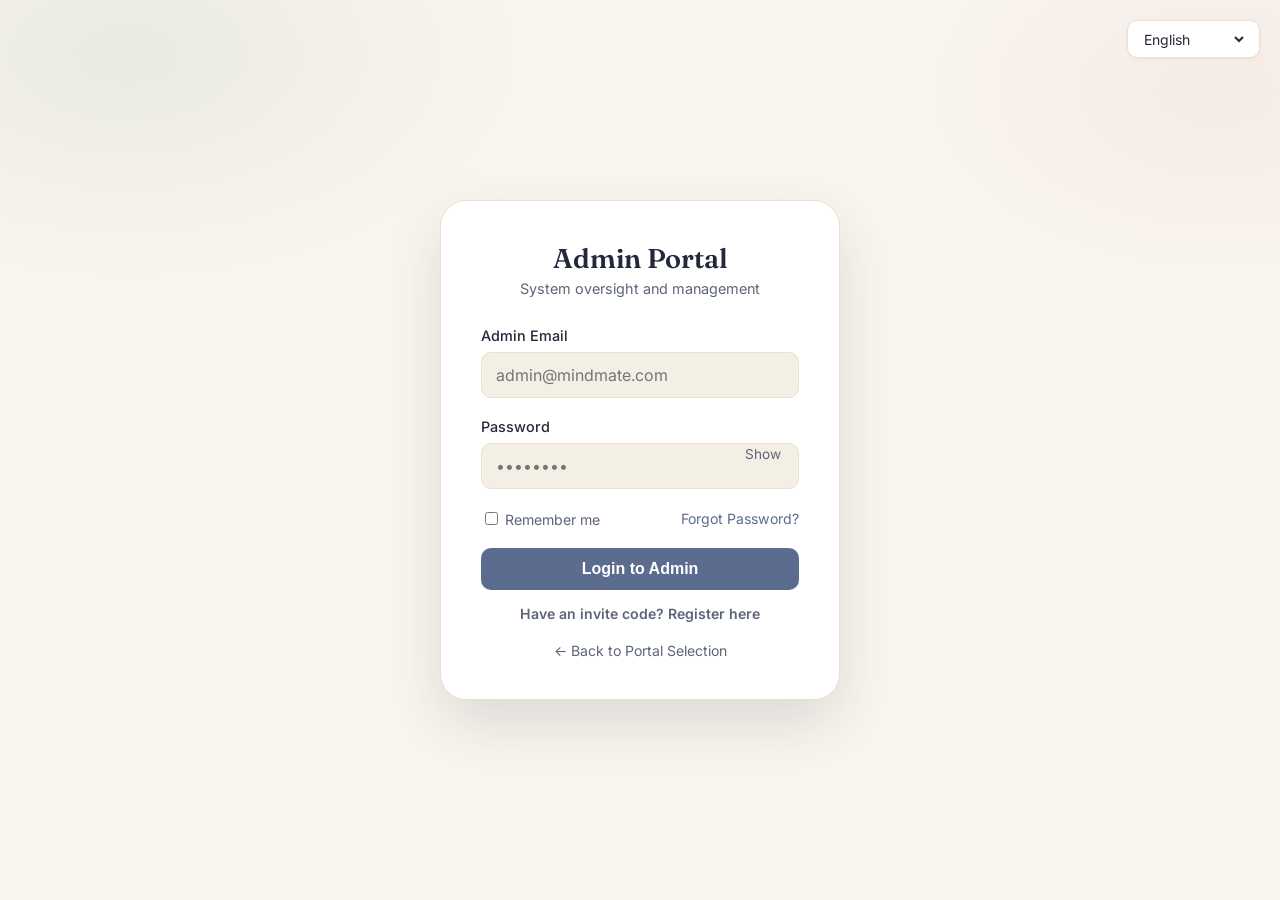
<file: admin_login.html>
<!DOCTYPE html>
<html lang="en">
<head>
    <meta charset="UTF-8">
    <meta name="viewport" content="width=device-width, initial-scale=1.0">
    <title>Admin Login - MAMATHA Portal</title>
    <link rel="preconnect" href="https://fonts.googleapis.com">
    <link rel="preconnect" href="https://fonts.gstatic.com" crossorigin>
    <link
      href="https://fonts.googleapis.com/css2?family=Fraunces:ital,opsz,wght@0,9..144,400;0,9..144,500;0,9..144,600;1,9..144,500&family=Inter:wght@400;500;600;700&display=swap"
      rel="stylesheet">
    <style>
        :root {
            --ink: #23293a;
            --ink-soft: #5c6579;
            --ink-faint: #96a0b3;
            --paper: #faf6ef;
            --surface: #ffffff;
            --surface-soft: #f4efe4;
            --line: #e8e1d2;

            --sage: #7c9885;
            --sage-deep: #5f7a68;
            --sage-tint: #eaf0e9;

            --rose: #c98b93;
            --rose-deep: #a9707b;
            --rose-tint: #f7ebec;

            --twilight: #5b6c8f;
            --twilight-deep: #414f6e;
            --twilight-tint: #eaeef5;

            --shadow-sm: 0 1px 3px rgba(35, 41, 58, .06);
            --shadow-md: 0 10px 30px rgba(35, 41, 58, .08);
            --shadow-lg: 0 24px 60px rgba(35, 41, 58, .14);

            --radius-sm: 10px;
            --radius-md: 16px;
            --radius-lg: 26px;
        }
        * { box-sizing: border-box; }
        body {
            margin: 0;
            padding: 0;
            font-family: 'Inter', sans-serif;
            background:
                radial-gradient(55% 45% at 10% 6%, rgba(124, 152, 133, .12), transparent 60%),
                radial-gradient(45% 40% at 95% 10%, rgba(201, 139, 147, .10), transparent 60%),
                var(--paper);
            color: var(--ink);
            display: flex;
            justify-content: center;
            align-items: center;
            min-height: 100vh;
        }
        .login-card {
            background: var(--surface);
            padding: 40px;
            border-radius: var(--radius-lg);
            box-shadow: var(--shadow-lg);
            border: 1px solid var(--line);
            width: 100%;
            max-width: 400px;
        }
        .header {
            text-align: center;
            margin-bottom: 30px;
        }
        .header h1 {
            font-family: 'Fraunces', serif;
            font-weight: 600;
            font-size: 1.7rem;
            color: var(--ink);
            margin: 0 0 5px 0;
        }
        .header p {
            color: var(--ink-soft);
            margin: 0;
            font-size: 0.9rem;
        }
        .form-group {
            margin-bottom: 20px;
        }
        .form-group label {
            display: block;
            margin-bottom: 8px;
            font-weight: 500;
            font-size: 0.9rem;
            color: var(--ink);
        }
        .form-control {
            width: 100%;
            padding: 12px 14px;
            border: 1px solid var(--line);
            border-radius: var(--radius-sm);
            font-size: 1rem;
            font-family: 'Inter', sans-serif;
            background: var(--surface-soft);
            color: var(--ink);
            box-sizing: border-box;
            outline: none;
            transition: border-color 0.2s, box-shadow 0.2s;
        }
        .form-control:focus {
            border-color: var(--twilight);
            background: var(--surface);
            box-shadow: 0 0 0 4px rgba(91, 108, 143, .12);
        }
        .password-container {
            position: relative;
        }
        .toggle-password {
            position: absolute;
            right: 12px;
            top: 50%;
            transform: translateY(-50%);
            background: none;
            border: none;
            color: var(--ink-soft);
            cursor: pointer;
            font-size: 0.85rem;
            font-family: 'Inter', sans-serif;
        }
        .options {
            display: flex;
            justify-content: space-between;
            align-items: center;
            margin-bottom: 20px;
            font-size: 0.88rem;
            color: var(--ink-soft);
        }
        .options a { color: var(--twilight); text-decoration: none; }
        .options a:hover { text-decoration: underline; }
        .btn-submit {
            width: 100%;
            padding: 12px;
            background: var(--twilight);
            color: white;
            border: none;
            border-radius: var(--radius-sm);
            font-size: 1rem;
            font-weight: 600;
            cursor: pointer;
            transition: background 0.2s, box-shadow 0.2s;
        }
        .btn-submit:hover {
            background: var(--twilight-deep);
            box-shadow: var(--shadow-md);
        }
        .back-link {
            display: block;
            text-align: center;
            margin-top: 20px;
            color: var(--ink-soft);
            text-decoration: none;
            font-size: 0.88rem;
        }
        .back-link:hover {
            color: var(--twilight);
        }
        .language-header {
            position: absolute;
            top: 20px;
            right: 20px;
            background: var(--surface);
            padding: 8px 12px;
            border-radius: var(--radius-sm);
            border: 1px solid var(--line);
            box-shadow: var(--shadow-sm);
        }
        select.lang-selector {
            border: none;
            font-family: 'Inter', sans-serif;
            font-size: 14px;
            cursor: pointer;
            outline: none;
            background: transparent;
            color: var(--ink);
        }
        #forgot-password-modal {
            display: none;
            position: fixed;
            top: 0; left: 0; right: 0; bottom: 0;
            background: rgba(35, 41, 58, 0.45);
            align-items: center;
            justify-content: center;
            z-index: 100;
        }
        .modal-content {
            background: var(--surface);
            padding: 30px;
            border-radius: var(--radius-lg);
            box-shadow: var(--shadow-lg);
            width: 100%;
            max-width: 400px;
        }
        .modal-content h2 {
            font-family: 'Fraunces', serif;
            font-weight: 600;
            color: var(--ink);
        }
        .error-msg {
            color: var(--rose-deep);
            font-size: 0.88rem;
            margin-top: -10px;
            margin-bottom: 10px;
            display: none;
        }
    </style>
</head>
<body>

    <div class="language-header">
        <select id="login-language-selector" class="lang-selector" onchange="setLanguage(this.value)">
      <optgroup label="Indian Languages">

            <option value="en">English</option>
            <option value="hi">Hindi</option>
            <option value="te">Telugu</option>
            <option value="bn">Bengali</option>
            <option value="mr">Marathi</option>
            <option value="ta">Tamil</option>
            <option value="ur">Urdu</option>
            <option value="gu">Gujarati</option>
            <option value="kn">Kannada</option>
            <option value="ml">Malayalam</option>
            <option value="pa">Punjabi</option>
            <option value="or">Odia</option>
      </optgroup>
      <optgroup label="Tribal / Adivasi Languages">
        <option value="santali">Santali</option>
        <option value="gondi">Gondi</option>
        <option value="kurukh">Kurukh</option>
        <option value="mundari">Mundari</option>
        <option value="ho">Ho</option>
        <option value="korku">Korku</option>
        <option value="bhili">Bhili</option>
        <option value="kui">Kui</option>
        <option value="kuvi">Kuvi</option>
        <option value="koya">Koya</option>
        <option value="bodo">Bodo</option>
        <option value="mising">Mising</option>
        <option value="karbi">Karbi</option>
        <option value="garo">Garo</option>
        <option value="khasi">Khasi</option>
        <option value="mizo">Mizo</option>
        <option value="kokborok">Kokborok</option>
        <option value="lepcha">Lepcha</option>
        <option value="ao">Ao</option>
        <option value="angami">Angami</option>
        <option value="lotha">Lotha</option>
        <option value="konyak">Konyak</option>
        <option value="tangkhul">Tangkhul</option>
      </optgroup>
      </select>
    </div>

    <div class="login-card">
        <div class="header">
            <h1>Admin Portal</h1>
            <p>System oversight and management</p>
        </div>
        
        <form id="admin-login-form">
            <div class="form-group">
                <label for="email">Admin Email</label>
                <input type="email" id="email" class="form-control" placeholder="admin@mindmate.com" required>
            </div>
            
            <div class="form-group password-container">
                <label for="password">Password</label>
                <input type="password" id="password" class="form-control" placeholder="••••••••" required>
                <button type="button" class="toggle-password" onclick="togglePassword()">Show</button>
            </div>

            <p id="error-msg" class="error-msg"></p>

            <div class="options">
                <label><input type="checkbox" id="remember"> <span data-i18n="remember_me">Remember me</span></label>
                <a href="#" onclick="showForgotModal()" data-i18n="forgot_password">Forgot Password?</a>
            </div>
            
            <button type="submit" class="btn-submit" data-i18n="login_admin">Login to Admin</button>
        </form>

        <a href="/admin_register" class="back-link" style="margin-top: 15px; font-weight: 600;" data-i18n="admin_invite">Have an invite code? Register here</a>
        <a href="/" class="back-link" data-i18n="back_to_portal">← Back to Portal Selection</a>
    </div>

    <!-- Forgot Password Modal -->
    <div id="forgot-password-modal">
        <div class="modal-content" id="modal-step-1">
            <h2 style="margin-top:0;" data-i18n="reset_password">Reset Password</h2>
            <p style="color: var(--ink-soft); font-size: 0.95rem;" data-i18n="reset_desc_admin">Enter your admin email to receive a secure OTP.</p>
            <input type="email" id="reset-email" class="form-control" placeholder="Enter your email" style="margin-bottom: 15px;">
            <p id="reset-error" class="error-msg"></p>
            <button onclick="sendOTP()" class="btn-submit" style="margin-bottom: 10px;" data-i18n="send_otp">Send OTP</button>
            <button onclick="closeForgotModal()" style="width: 100%; padding: 10px; background: none; border: none; cursor: pointer; color: var(--ink-soft);" data-i18n="cancel">Cancel</button>
        </div>

        <div class="modal-content" id="modal-step-2" style="display:none;">
            <h2 style="margin-top:0;" data-i18n="verify_otp">Verify OTP</h2>
            <p style="color: var(--ink-soft); font-size: 0.95rem;" data-i18n="otp_desc">Check your console/email for the 6-digit OTP.</p>
            <input type="text" id="otp-code" class="form-control" placeholder="123456" style="margin-bottom: 15px;">
            <p id="otp-error" class="error-msg"></p>
            <button onclick="verifyOTP()" class="btn-submit" style="margin-bottom: 10px;" data-i18n="submit_otp">Verify OTP</button>
            <button onclick="closeForgotModal()" style="width: 100%; padding: 10px; background: none; border: none; cursor: pointer; color: var(--ink-soft);" data-i18n="cancel">Cancel</button>
        </div>

        <div class="modal-content" id="modal-step-3" style="display:none;">
            <h2 style="margin-top:0;" data-i18n="new_password">New Password</h2>
            <input type="password" id="new-password" class="form-control" placeholder="New Password" style="margin-bottom: 15px;">
            <p id="new-pwd-error" class="error-msg"></p>
            <button onclick="resetPassword()" class="btn-submit" style="margin-bottom: 10px;" data-i18n="save_password">Save Password</button>
            <button onclick="closeForgotModal()" style="width: 100%; padding: 10px; background: none; border: none; cursor: pointer; color: var(--ink-soft);" data-i18n="cancel">Cancel</button>
        </div>
    </div>

    <script src="/static/i18n.js"></script>
    <script>
        let currentResetEmail = '';

        function togglePassword() {
            const input = document.getElementById('password');
            const btn = document.querySelector('.toggle-password');
            if (input.type === 'password') {
                input.type = 'text';
                btn.textContent = 'Hide';
            } else {
                input.type = 'password';
                btn.textContent = 'Show';
            }
        }

        function showForgotModal() {
            document.getElementById('forgot-password-modal').style.display = 'flex';
            document.getElementById('modal-step-1').style.display = 'block';
            document.getElementById('modal-step-2').style.display = 'none';
            document.getElementById('modal-step-3').style.display = 'none';
        }

        function closeForgotModal() {
            document.getElementById('forgot-password-modal').style.display = 'none';
        }

        async function sendOTP() {
            const email = document.getElementById('reset-email').value;
            const err = document.getElementById('reset-error');
            if(!email) {
                err.innerText = "Please enter an email.";
                err.style.display = 'block';
                return;
            }
            err.style.display = 'none';
            
            const res = await fetch('/api/forgot_password', {
                method: 'POST',
                headers: {'Content-Type': 'application/json'},
                body: JSON.stringify({ email: email, role: 'admin' })
            });
            const data = await res.json();
            
            if(data.success) {
                currentResetEmail = email;
                document.getElementById('modal-step-1').style.display = 'none';
                document.getElementById('modal-step-2').style.display = 'block';
            } else {
                err.innerText = data.message;
                err.style.display = 'block';
            }
        }

        async function verifyOTP() {
            const otp = document.getElementById('otp-code').value;
            const err = document.getElementById('otp-error');
            
            const res = await fetch('/api/verify_otp', {
                method: 'POST',
                headers: {'Content-Type': 'application/json'},
                body: JSON.stringify({ email: currentResetEmail, role: 'admin', otp: otp })
            });
            const data = await res.json();
            
            if(data.success) {
                document.getElementById('modal-step-2').style.display = 'none';
                document.getElementById('modal-step-3').style.display = 'block';
            } else {
                err.innerText = data.message;
                err.style.display = 'block';
            }
        }

        async function resetPassword() {
            const pwd = document.getElementById('new-password').value;
            const err = document.getElementById('new-pwd-error');
            
            const res = await fetch('/api/reset_password', {
                method: 'POST',
                headers: {'Content-Type': 'application/json'},
                body: JSON.stringify({ email: currentResetEmail, role: 'admin', password: pwd })
            });
            const data = await res.json();
            
            if(data.success) {
                alert("Password reset successfully. Please login.");
                closeForgotModal();
            } else {
                err.innerText = data.message;
                err.style.display = 'block';
            }
        }

        document.getElementById('admin-login-form').addEventListener('submit', async (e) => {
            e.preventDefault();
            const email = document.getElementById('email').value;
            const password = document.getElementById('password').value;

            const errorEl = document.getElementById('error-msg');
            errorEl.style.display = 'none';

            const formData = new FormData();
            formData.append("email", email);
            formData.append("password", password);

            try {
                const res = await fetch('/admin_login', {
                    method: 'POST',
                    body: formData
                });
                const data = await res.json();

                if (data.success) {
                    window.location.href = '/admin_dashboard';
                } else {
                    errorEl.innerText = data.message || 'Login failed';
                    errorEl.style.display = 'block';
                }
            } catch (err) {
                console.error('Admin login request failed:', err);
                errorEl.innerText = 'Something went wrong. Check the browser console for details.';
                errorEl.style.display = 'block';
            }
        });
    </script>
</body>
</html>
</file>
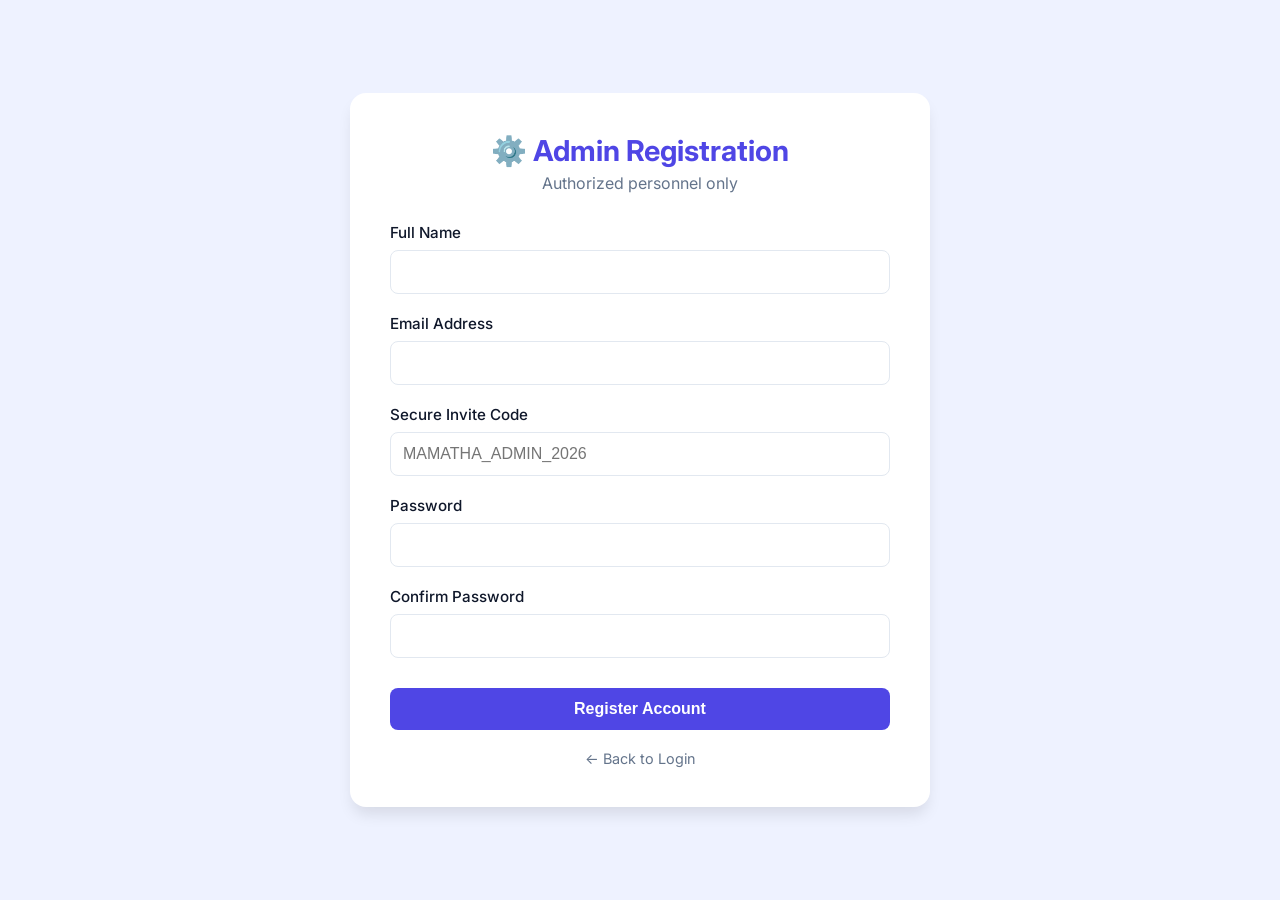
<file: admin_register.html>
<!DOCTYPE html>
<html lang="en">
<head>
    <meta charset="UTF-8">
    <meta name="viewport" content="width=device-width, initial-scale=1.0">
    <title>Admin Registration - MAMATHA Portal</title>
    <link href="https://fonts.googleapis.com/css2?family=Inter:wght@400;500;600;700&display=swap" rel="stylesheet">
    <style>
        :root {
            --primary: #4f46e5; 
            --primary-hover: #4338ca;
            --surface: #ffffff;
            --background: #eef2ff;
            --text-dark: #0f172a;
            --text-light: #64748b;
            --border: #e2e8f0;
        }
        body {
            margin: 0;
            padding: 20px;
            font-family: 'Inter', sans-serif;
            background-color: var(--background);
            color: var(--text-dark);
            display: flex;
            justify-content: center;
            align-items: center;
            min-height: 100vh;
            box-sizing: border-box;
        }
        .login-card {
            background: var(--surface);
            padding: 40px;
            border-radius: 16px;
            box-shadow: 0 10px 15px -3px rgb(0 0 0 / 0.1);
            width: 100%;
            max-width: 500px;
        }
        .header {
            text-align: center;
            margin-bottom: 30px;
        }
        .header h1 {
            font-size: 1.8rem;
            color: var(--primary);
            margin: 0 0 5px 0;
        }
        .header p {
            color: var(--text-light);
            margin: 0;
        }
        .form-group {
            margin-bottom: 20px;
        }
        .form-group label {
            display: block;
            margin-bottom: 8px;
            font-weight: 500;
            font-size: 0.95rem;
        }
        .form-control {
            width: 100%;
            padding: 12px;
            border: 1px solid var(--border);
            border-radius: 8px;
            font-size: 1rem;
            box-sizing: border-box;
            outline: none;
            transition: border-color 0.2s;
        }
        .form-control:focus {
            border-color: var(--primary);
        }
        .btn-submit {
            width: 100%;
            padding: 12px;
            background: var(--primary);
            color: white;
            border: none;
            border-radius: 8px;
            font-size: 1rem;
            font-weight: 600;
            cursor: pointer;
            transition: background 0.2s;
            margin-top: 10px;
        }
        .btn-submit:hover {
            background: var(--primary-hover);
        }
        .back-link {
            display: block;
            text-align: center;
            margin-top: 20px;
            color: var(--text-light);
            text-decoration: none;
            font-size: 0.9rem;
        }
        .back-link:hover {
            color: var(--primary);
        }
        .error-msg {
            color: #ef4444;
            font-size: 0.9rem;
            margin-top: -10px;
            margin-bottom: 10px;
            display: none;
        }
    </style>
</head>
<body>
    <div class="login-card">
        <div class="header">
            <h1 data-i18n="admin_reg_title">⚙️ Admin Registration</h1>
            <p data-i18n="admin_reg_desc">Authorized personnel only</p>
        </div>
        
        <form id="admin-reg-form">
            <div class="form-group">
                <label for="name" data-i18n="full_name">Full Name</label>
                <input type="text" id="name" class="form-control" required>
            </div>
            
            <div class="form-group">
                <label for="email" data-i18n="email_addr">Admin Email</label>
                <input type="email" id="email" class="form-control" required>
            </div>

            <div class="form-group">
                <label for="invite-code" data-i18n="invite_code">Secure Invite Code</label>
                <input type="password" id="invite-code" class="form-control" placeholder="MAMATHA_ADMIN_2026" required>
            </div>
            
            <div class="form-group">
                <label for="password" data-i18n="password">Password</label>
                <input type="password" id="password" class="form-control" required>
            </div>

            <div class="form-group">
                <label for="confirm-password" data-i18n="confirm_password">Confirm Password</label>
                <input type="password" id="confirm-password" class="form-control" required>
            </div>

            <p id="error-msg" class="error-msg"></p>
            
            <button type="submit" class="btn-submit" data-i18n="register_btn">Register Admin Account</button>
        </form>

        <a href="/admin_login" class="back-link" data-i18n="back_to_login">← Back to Login</a>
    </div>

    <script src="/static/i18n.js"></script>
    <script>
        document.getElementById('admin-reg-form').addEventListener('submit', async (e) => {
            e.preventDefault();
            const name = document.getElementById('name').value;
            const email = document.getElementById('email').value;
            const inviteCode = document.getElementById('invite-code').value;
            const pwd = document.getElementById('password').value;
            const confirmPwd = document.getElementById('confirm-password').value;
            const err = document.getElementById('error-msg');

            if(pwd !== confirmPwd) {
                err.innerText = "Passwords do not match.";
                err.style.display = 'block';
                return;
            }

            const res = await fetch('/api/admin/register', {
                method: 'POST',
                headers: {'Content-Type': 'application/json'},
                body: JSON.stringify({ name, email, invite_code: inviteCode, password: pwd })
            });
            const data = await res.json();
            
            if (data.success) {
                alert("Admin Registration successful! Please login.");
                window.location.href = '/admin_login';
            } else {
                err.innerText = data.message;
                err.style.display = 'block';
            }
        });
    </script>
</body>
</html>
</file>
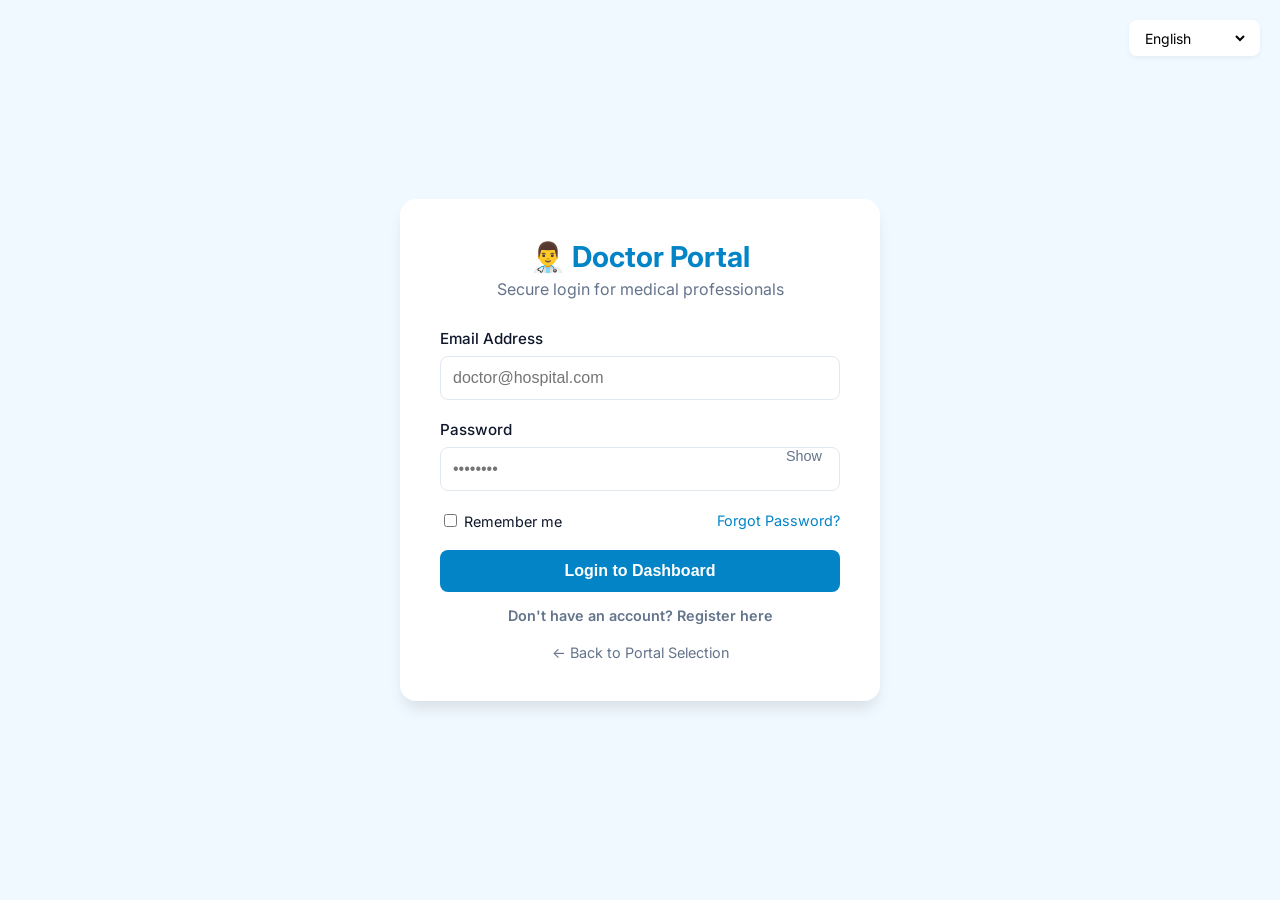
<file: doctor_login.html>
<!DOCTYPE html>
<html lang="en">
<head>
    <meta charset="UTF-8">
    <meta name="viewport" content="width=device-width, initial-scale=1.0">
    <title>Doctor Login - MAMATHA Portal</title>
    <link href="https://fonts.googleapis.com/css2?family=Inter:wght@400;500;600;700&display=swap" rel="stylesheet">
    <style>
        :root {
            --primary: #0284c7; /* Blue for doctors */
            --primary-hover: #0369a1;
            --surface: #ffffff;
            --background: #f0f9ff;
            --text-dark: #0f172a;
            --text-light: #64748b;
            --border: #e2e8f0;
        }
        body {
            margin: 0;
            padding: 0;
            font-family: 'Inter', sans-serif;
            background-color: var(--background);
            color: var(--text-dark);
            display: flex;
            justify-content: center;
            align-items: center;
            min-height: 100vh;
        }
        .login-card {
            background: var(--surface);
            padding: 40px;
            border-radius: 16px;
            box-shadow: 0 10px 15px -3px rgb(0 0 0 / 0.1);
            width: 100%;
            max-width: 400px;
        }
        .header {
            text-align: center;
            margin-bottom: 30px;
        }
        .header h1 {
            font-size: 1.8rem;
            color: var(--primary);
            margin: 0 0 5px 0;
        }
        .header p {
            color: var(--text-light);
            margin: 0;
        }
        .form-group {
            margin-bottom: 20px;
        }
        .form-group label {
            display: block;
            margin-bottom: 8px;
            font-weight: 500;
            font-size: 0.95rem;
        }
        .form-control {
            width: 100%;
            padding: 12px;
            border: 1px solid var(--border);
            border-radius: 8px;
            font-size: 1rem;
            box-sizing: border-box;
            outline: none;
            transition: border-color 0.2s;
        }
        .form-control:focus {
            border-color: var(--primary);
        }
        .password-container {
            position: relative;
        }
        .toggle-password {
            position: absolute;
            right: 12px;
            top: 50%;
            transform: translateY(-50%);
            background: none;
            border: none;
            color: var(--text-light);
            cursor: pointer;
            font-size: 0.9rem;
        }
        .options {
            display: flex;
            justify-content: space-between;
            align-items: center;
            margin-bottom: 20px;
            font-size: 0.9rem;
        }
        .btn-submit {
            width: 100%;
            padding: 12px;
            background: var(--primary);
            color: white;
            border: none;
            border-radius: 8px;
            font-size: 1rem;
            font-weight: 600;
            cursor: pointer;
            transition: background 0.2s;
        }
        .btn-submit:hover {
            background: var(--primary-hover);
        }
        .back-link {
            display: block;
            text-align: center;
            margin-top: 20px;
            color: var(--text-light);
            text-decoration: none;
            font-size: 0.9rem;
        }
        .back-link:hover {
            color: var(--primary);
        }
        /* Top right lang selector */
        .language-header {
            position: absolute;
            top: 20px;
            right: 20px;
            background: white;
            padding: 8px 12px;
            border-radius: 8px;
            box-shadow: 0 2px 4px rgba(0,0,0,0.05);
        }
        select.lang-selector {
            border: none;
            font-family: 'Inter', sans-serif;
            font-size: 14px;
            cursor: pointer;
            outline: none;
            background: transparent;
        }
        #forgot-password-modal {
            display: none;
            position: fixed;
            top: 0; left: 0; right: 0; bottom: 0;
            background: rgba(0,0,0,0.5);
            align-items: center;
            justify-content: center;
            z-index: 100;
        }
        .modal-content {
            background: white;
            padding: 30px;
            border-radius: 12px;
            width: 100%;
            max-width: 400px;
        }
        .error-msg {
            color: #ef4444;
            font-size: 0.9rem;
            margin-top: -10px;
            margin-bottom: 10px;
            display: none;
        }
    </style>
</head>
<body>

    <div class="language-header">
        <select id="login-language-selector" class="lang-selector" onchange="setLanguage(this.value)">
      <optgroup label="Indian Languages">

            <option value="en">English</option>
            <option value="hi">Hindi</option>
            <option value="te">Telugu</option>
            <option value="bn">Bengali</option>
            <option value="mr">Marathi</option>
            <option value="ta">Tamil</option>
            <option value="ur">Urdu</option>
            <option value="gu">Gujarati</option>
            <option value="kn">Kannada</option>
            <option value="ml">Malayalam</option>
            <option value="pa">Punjabi</option>
            <option value="or">Odia</option>
      </optgroup>
      <optgroup label="Tribal / Adivasi Languages">
        <option value="santali">Santali</option>
        <option value="gondi">Gondi</option>
        <option value="kurukh">Kurukh</option>
        <option value="mundari">Mundari</option>
        <option value="ho">Ho</option>
        <option value="korku">Korku</option>
        <option value="bhili">Bhili</option>
        <option value="kui">Kui</option>
        <option value="kuvi">Kuvi</option>
        <option value="koya">Koya</option>
        <option value="bodo">Bodo</option>
        <option value="mising">Mising</option>
        <option value="karbi">Karbi</option>
        <option value="garo">Garo</option>
        <option value="khasi">Khasi</option>
        <option value="mizo">Mizo</option>
        <option value="kokborok">Kokborok</option>
        <option value="lepcha">Lepcha</option>
        <option value="ao">Ao</option>
        <option value="angami">Angami</option>
        <option value="lotha">Lotha</option>
        <option value="konyak">Konyak</option>
        <option value="tangkhul">Tangkhul</option>
      </optgroup>
      </select>
    </div>

    <div class="login-card">
        <div class="header">
            <h1>👨‍⚕️ Doctor Portal</h1>
            <p>Secure login for medical professionals</p>
        </div>
        
        <form id="doctor-login-form">
            <div class="form-group">
                <label for="email">Email Address</label>
                <input type="email" id="email" class="form-control" placeholder="doctor@hospital.com" required>
            </div>
            
            <div class="form-group password-container">
                <label for="password">Password</label>
                <input type="password" id="password" class="form-control" placeholder="••••••••" required>
                <button type="button" class="toggle-password" onclick="togglePassword()">Show</button>
            </div>

            <p id="error-msg" class="error-msg"></p>

            <div class="options">
                <label><input type="checkbox" id="remember"> <span data-i18n="remember_me">Remember me</span></label>
                <a href="#" style="color: var(--primary); text-decoration: none;" onclick="showForgotModal()" data-i18n="forgot_password">Forgot Password?</a>
            </div>
            
            <button type="submit" class="btn-submit" data-i18n="login_dashboard">Login to Dashboard</button>
        </form>

        <a href="/doctor_register" class="back-link" style="margin-top: 15px; font-weight: 600;" data-i18n="create_account">Don't have an account? Register here</a>
        <a href="/" class="back-link" data-i18n="back_to_portal">← Back to Portal Selection</a>
    </div>

    <!-- Forgot Password Modal -->
    <div id="forgot-password-modal">
        <div class="modal-content" id="modal-step-1">
            <h2 style="margin-top:0;" data-i18n="reset_password">Reset Password</h2>
            <p style="color: var(--text-light); font-size: 0.95rem;" data-i18n="reset_desc">Enter your email to receive an OTP.</p>
            <input type="email" id="reset-email" class="form-control" placeholder="Enter your email" style="margin-bottom: 15px;">
            <p id="reset-error" class="error-msg"></p>
            <button onclick="sendOTP()" class="btn-submit" style="margin-bottom: 10px;" data-i18n="send_otp">Send OTP</button>
            <button onclick="closeForgotModal()" style="width: 100%; padding: 10px; background: none; border: none; cursor: pointer; color: var(--text-light);" data-i18n="cancel">Cancel</button>
        </div>

        <div class="modal-content" id="modal-step-2" style="display:none;">
            <h2 style="margin-top:0;" data-i18n="verify_otp">Verify OTP</h2>
            <p style="color: var(--text-light); font-size: 0.95rem;" data-i18n="otp_desc">Check your console/email for the 6-digit OTP.</p>
            <input type="text" id="otp-code" class="form-control" placeholder="123456" style="margin-bottom: 15px;">
            <p id="otp-error" class="error-msg"></p>
            <button onclick="verifyOTP()" class="btn-submit" style="margin-bottom: 10px;" data-i18n="submit_otp">Verify OTP</button>
            <button onclick="closeForgotModal()" style="width: 100%; padding: 10px; background: none; border: none; cursor: pointer; color: var(--text-light);" data-i18n="cancel">Cancel</button>
        </div>

        <div class="modal-content" id="modal-step-3" style="display:none;">
            <h2 style="margin-top:0;" data-i18n="new_password">New Password</h2>
            <input type="password" id="new-password" class="form-control" placeholder="New Password" style="margin-bottom: 15px;">
            <p id="new-pwd-error" class="error-msg"></p>
            <button onclick="resetPassword()" class="btn-submit" style="margin-bottom: 10px;" data-i18n="save_password">Save Password</button>
            <button onclick="closeForgotModal()" style="width: 100%; padding: 10px; background: none; border: none; cursor: pointer; color: var(--text-light);" data-i18n="cancel">Cancel</button>
        </div>
    </div>

    <script src="/static/i18n.js"></script>
    <script>
        let currentResetEmail = '';

        function togglePassword() {
            const input = document.getElementById('password');
            const btn = document.querySelector('.toggle-password');
            if (input.type === 'password') {
                input.type = 'text';
                btn.textContent = 'Hide';
            } else {
                input.type = 'password';
                btn.textContent = 'Show';
            }
        }

        function showForgotModal() {
            document.getElementById('forgot-password-modal').style.display = 'flex';
            document.getElementById('modal-step-1').style.display = 'block';
            document.getElementById('modal-step-2').style.display = 'none';
            document.getElementById('modal-step-3').style.display = 'none';
        }

        function closeForgotModal() {
            document.getElementById('forgot-password-modal').style.display = 'none';
        }

        async function sendOTP() {
            const email = document.getElementById('reset-email').value;
            const err = document.getElementById('reset-error');
            if(!email) {
                err.innerText = "Please enter an email.";
                err.style.display = 'block';
                return;
            }
            err.style.display = 'none';
            
            const res = await fetch('/api/forgot_password', {
                method: 'POST',
                headers: {'Content-Type': 'application/json'},
                body: JSON.stringify({ email: email, role: 'doctor' })
            });
            const data = await res.json();
            
            if(data.success) {
                currentResetEmail = email;
                document.getElementById('modal-step-1').style.display = 'none';
                document.getElementById('modal-step-2').style.display = 'block';
            } else {
                err.innerText = data.message;
                err.style.display = 'block';
            }
        }

        async function verifyOTP() {
            const otp = document.getElementById('otp-code').value;
            const err = document.getElementById('otp-error');
            
            const res = await fetch('/api/verify_otp', {
                method: 'POST',
                headers: {'Content-Type': 'application/json'},
                body: JSON.stringify({ email: currentResetEmail, role: 'doctor', otp: otp })
            });
            const data = await res.json();
            
            if(data.success) {
                document.getElementById('modal-step-2').style.display = 'none';
                document.getElementById('modal-step-3').style.display = 'block';
            } else {
                err.innerText = data.message;
                err.style.display = 'block';
            }
        }

        async function resetPassword() {
            const pwd = document.getElementById('new-password').value;
            const err = document.getElementById('new-pwd-error');
            
            const res = await fetch('/api/reset_password', {
                method: 'POST',
                headers: {'Content-Type': 'application/json'},
                body: JSON.stringify({ email: currentResetEmail, role: 'doctor', password: pwd })
            });
            const data = await res.json();
            
            if(data.success) {
                alert("Password reset successfully. Please login.");
                closeForgotModal();
            } else {
                err.innerText = data.message;
                err.style.display = 'block';
            }
        }

        document.getElementById('doctor-login-form').addEventListener('submit', async (e) => {
            e.preventDefault();
            const email = document.getElementById('email').value;
            const password = document.getElementById('password').value;
            
            const formData = new FormData();
            formData.append("email", email);
            formData.append("password", password);

            const res = await fetch('/doctor_login', {
                method: 'POST',
                body: formData
            });
            const data = await res.json();
            
            if (data.success) {
                window.location.href = '/doctor_dashboard';
            } else {
                const errorEl = document.getElementById('error-msg');
                errorEl.innerText = data.message;
                errorEl.style.display = 'block';
            }
        });
    </script>
</body>
</html>
</file>
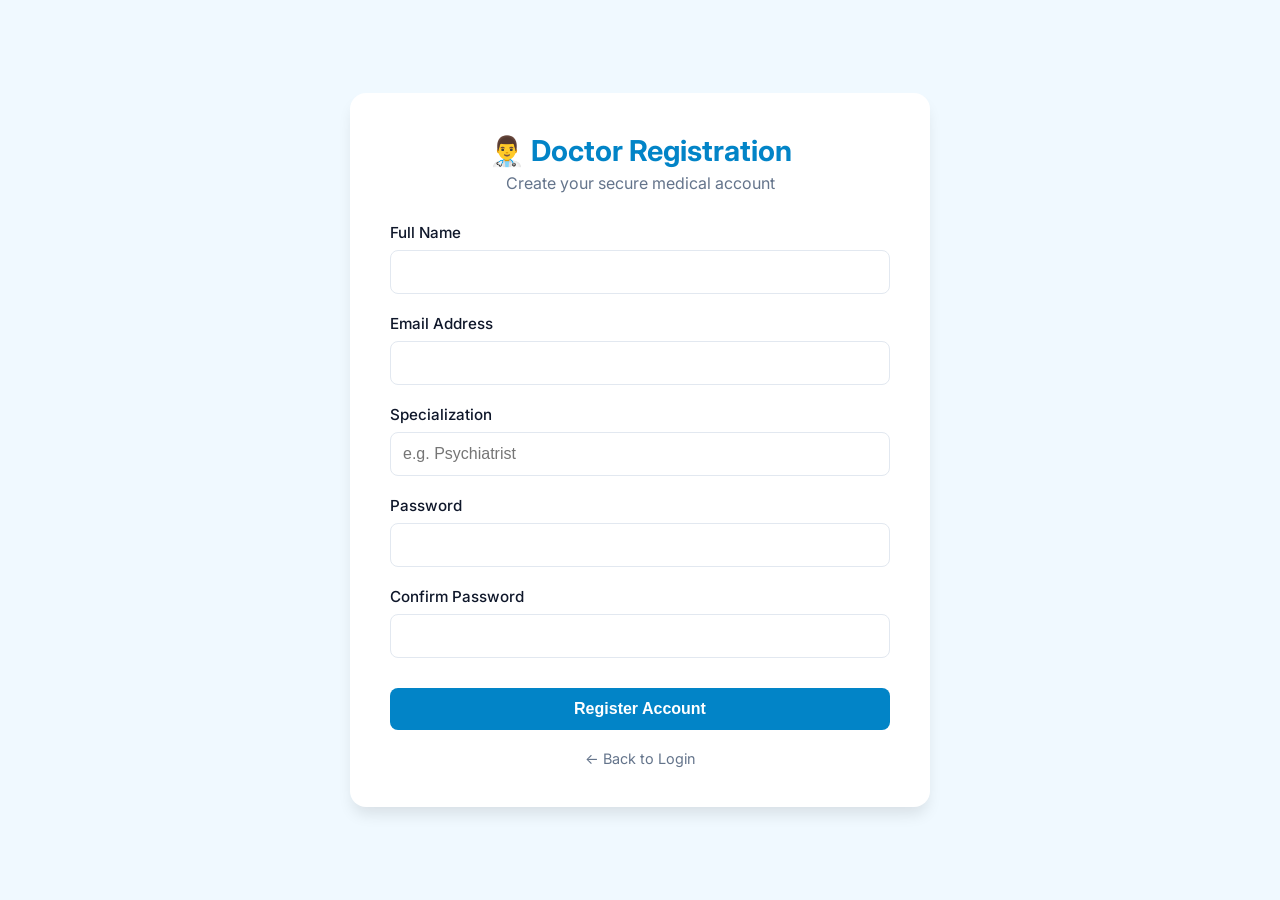
<file: doctor_register.html>
<!DOCTYPE html>
<html lang="en">
<head>
    <meta charset="UTF-8">
    <meta name="viewport" content="width=device-width, initial-scale=1.0">
    <title>Doctor Registration - MAMATHA Portal</title>
    <link href="https://fonts.googleapis.com/css2?family=Inter:wght@400;500;600;700&display=swap" rel="stylesheet">
    <style>
        :root {
            --primary: #0284c7; 
            --primary-hover: #0369a1;
            --surface: #ffffff;
            --background: #f0f9ff;
            --text-dark: #0f172a;
            --text-light: #64748b;
            --border: #e2e8f0;
        }
        body {
            margin: 0;
            padding: 20px;
            font-family: 'Inter', sans-serif;
            background-color: var(--background);
            color: var(--text-dark);
            display: flex;
            justify-content: center;
            align-items: center;
            min-height: 100vh;
            box-sizing: border-box;
        }
        .login-card {
            background: var(--surface);
            padding: 40px;
            border-radius: 16px;
            box-shadow: 0 10px 15px -3px rgb(0 0 0 / 0.1);
            width: 100%;
            max-width: 500px;
        }
        .header {
            text-align: center;
            margin-bottom: 30px;
        }
        .header h1 {
            font-size: 1.8rem;
            color: var(--primary);
            margin: 0 0 5px 0;
        }
        .header p {
            color: var(--text-light);
            margin: 0;
        }
        .form-group {
            margin-bottom: 20px;
        }
        .form-group label {
            display: block;
            margin-bottom: 8px;
            font-weight: 500;
            font-size: 0.95rem;
        }
        .form-control {
            width: 100%;
            padding: 12px;
            border: 1px solid var(--border);
            border-radius: 8px;
            font-size: 1rem;
            box-sizing: border-box;
            outline: none;
            transition: border-color 0.2s;
        }
        .form-control:focus {
            border-color: var(--primary);
        }
        .btn-submit {
            width: 100%;
            padding: 12px;
            background: var(--primary);
            color: white;
            border: none;
            border-radius: 8px;
            font-size: 1rem;
            font-weight: 600;
            cursor: pointer;
            transition: background 0.2s;
            margin-top: 10px;
        }
        .btn-submit:hover {
            background: var(--primary-hover);
        }
        .back-link {
            display: block;
            text-align: center;
            margin-top: 20px;
            color: var(--text-light);
            text-decoration: none;
            font-size: 0.9rem;
        }
        .back-link:hover {
            color: var(--primary);
        }
        .error-msg {
            color: #ef4444;
            font-size: 0.9rem;
            margin-top: -10px;
            margin-bottom: 10px;
            display: none;
        }
    </style>
</head>
<body>
    <div class="login-card">
        <div class="header">
            <h1 data-i18n="doc_reg_title">👨‍⚕️ Doctor Registration</h1>
            <p data-i18n="doc_reg_desc">Create your secure medical account</p>
        </div>
        
        <form id="doctor-reg-form">
            <div class="form-group">
                <label for="name" data-i18n="full_name">Full Name</label>
                <input type="text" id="name" class="form-control" required>
            </div>
            
            <div class="form-group">
                <label for="email" data-i18n="email_addr">Email Address</label>
                <input type="email" id="email" class="form-control" required>
            </div>

            <div class="form-group">
                <label for="specialization" data-i18n="specialization">Specialization</label>
                <input type="text" id="specialization" class="form-control" placeholder="e.g. Psychiatrist" required>
            </div>
            
            <div class="form-group">
                <label for="password" data-i18n="password">Password</label>
                <input type="password" id="password" class="form-control" required>
            </div>

            <div class="form-group">
                <label for="confirm-password" data-i18n="confirm_password">Confirm Password</label>
                <input type="password" id="confirm-password" class="form-control" required>
            </div>

            <p id="error-msg" class="error-msg"></p>
            
            <button type="submit" class="btn-submit" data-i18n="register_btn">Register Account</button>
        </form>

        <a href="/doctor_login" class="back-link" data-i18n="back_to_login">← Back to Login</a>
    </div>

    <script src="/static/i18n.js"></script>
    <script>
        document.getElementById('doctor-reg-form').addEventListener('submit', async (e) => {
            e.preventDefault();
            const name = document.getElementById('name').value;
            const email = document.getElementById('email').value;
            const spec = document.getElementById('specialization').value;
            const pwd = document.getElementById('password').value;
            const confirmPwd = document.getElementById('confirm-password').value;
            const err = document.getElementById('error-msg');

            if(pwd !== confirmPwd) {
                err.innerText = "Passwords do not match.";
                err.style.display = 'block';
                return;
            }

            const res = await fetch('/api/doctor/register', {
                method: 'POST',
                headers: {'Content-Type': 'application/json'},
                body: JSON.stringify({ name, email, specialization: spec, password: pwd })
            });
            const data = await res.json();
            
            if (data.success) {
                alert("Registration successful! Please login.");
                window.location.href = '/doctor_login';
            } else {
                err.innerText = data.message;
                err.style.display = 'block';
            }
        });
    </script>
</body>
</html>
</file>
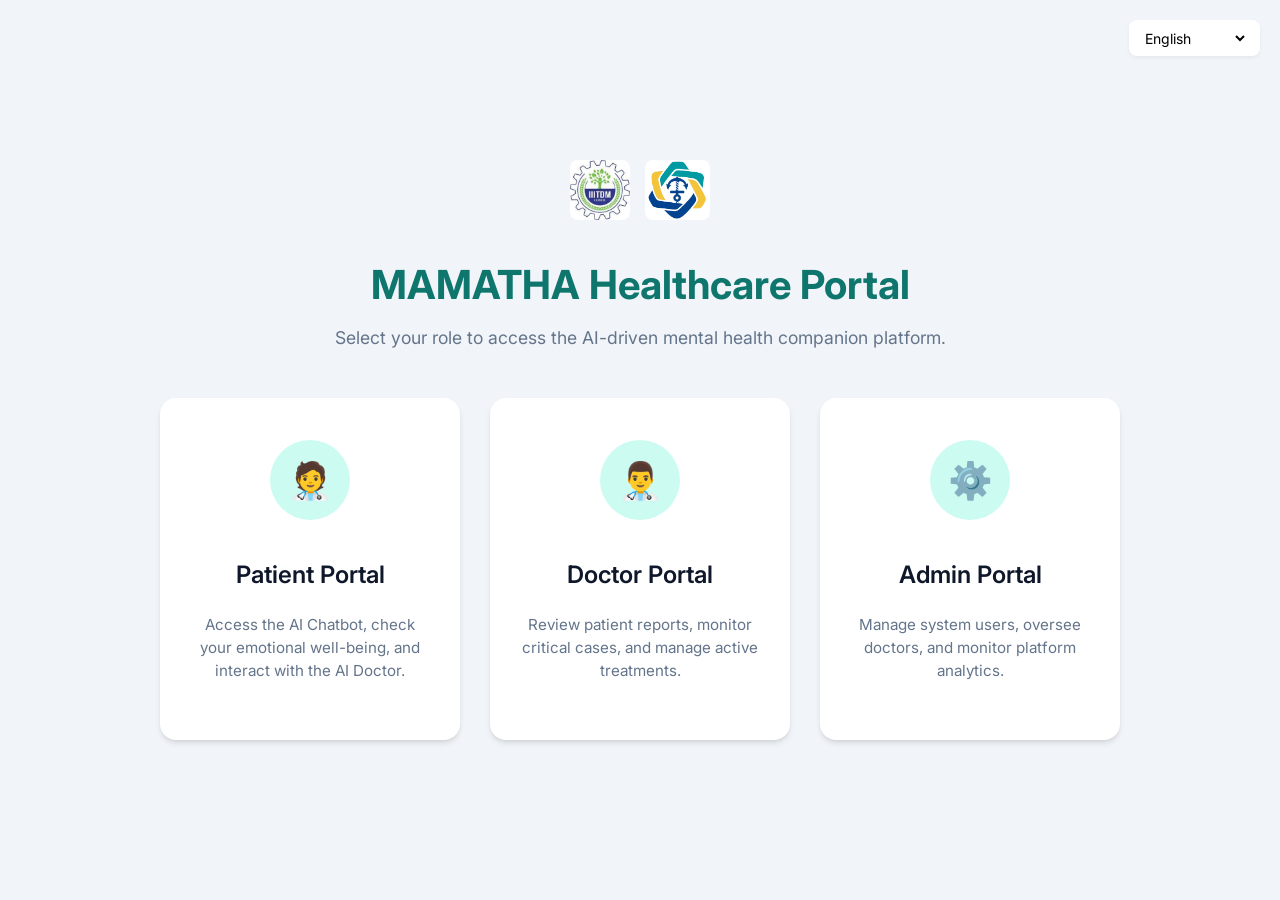
<file: entry.html>
<!DOCTYPE html>
<html lang="en">
<head>
    <meta charset="UTF-8">
    <meta name="viewport" content="width=device-width, initial-scale=1.0">
    <title>MAMATHA Healthcare Portal</title>
    <link href="https://fonts.googleapis.com/css2?family=Inter:wght@400;500;600;700&display=swap" rel="stylesheet">
    <style>
        :root {
            --primary: #0f766e;
            --primary-hover: #115e59;
            --surface: #ffffff;
            --background: #f1f5f9;
            --text-dark: #0f172a;
            --text-light: #64748b;
        }
        body {
            margin: 0;
            padding: 0;
            font-family: 'Inter', sans-serif;
            background-color: var(--background);
            color: var(--text-dark);
            display: flex;
            justify-content: center;
            align-items: center;
            min-height: 100vh;
        }
        .container {
            max-width: 1000px;
            width: 100%;
            padding: 40px 20px;
            text-align: center;
        }
        .logo-container {
            display: flex;
            align-items: center;
            justify-content: center;
            gap: 15px;
            margin-bottom: 40px;
        }
        .logo-container img {
            height: 60px;
            border-radius: 8px;
        }
        .title {
            font-size: 2.5rem;
            font-weight: 700;
            margin-bottom: 10px;
            color: var(--primary);
        }
        .subtitle {
            font-size: 1.1rem;
            color: var(--text-light);
            margin-bottom: 50px;
        }
        .card-grid {
            display: grid;
            grid-template-columns: repeat(auto-fit, minmax(280px, 1fr));
            gap: 30px;
            padding: 0 20px;
        }
        .role-card {
            background: var(--surface);
            border-radius: 16px;
            padding: 40px 30px;
            box-shadow: 0 4px 6px -1px rgb(0 0 0 / 0.1), 0 2px 4px -2px rgb(0 0 0 / 0.1);
            transition: transform 0.2s, box-shadow 0.2s;
            text-decoration: none;
            color: inherit;
            display: flex;
            flex-direction: column;
            align-items: center;
            border: 2px solid transparent;
        }
        .role-card:hover {
            transform: translateY(-5px);
            box-shadow: 0 10px 15px -3px rgb(0 0 0 / 0.1), 0 4px 6px -4px rgb(0 0 0 / 0.1);
            border-color: var(--primary);
        }
        .icon-container {
            width: 80px;
            height: 80px;
            border-radius: 50%;
            background: #ccfbf1;
            display: flex;
            align-items: center;
            justify-content: center;
            font-size: 36px;
            margin-bottom: 20px;
        }
        .role-title {
            font-size: 1.5rem;
            font-weight: 600;
            margin-bottom: 10px;
        }
        .role-desc {
            color: var(--text-light);
            font-size: 0.95rem;
            line-height: 1.5;
        }
        /* Top right lang selector */
        .language-header {
            position: absolute;
            top: 20px;
            right: 20px;
            background: white;
            padding: 8px 12px;
            border-radius: 8px;
            box-shadow: 0 2px 4px rgba(0,0,0,0.05);
        }
        select.lang-selector {
            border: none;
            font-family: 'Inter', sans-serif;
            font-size: 14px;
            cursor: pointer;
            outline: none;
            background: transparent;
        }
    </style>
</head>
<body>

    <div class="language-header">
        <select id="login-language-selector" class="lang-selector" onchange="setLanguage(this.value)">
      <optgroup label="Indian Languages">

            <option value="en">English</option>
            <option value="hi">Hindi</option>
            <option value="te">Telugu</option>
            <option value="bn">Bengali</option>
            <option value="mr">Marathi</option>
            <option value="ta">Tamil</option>
            <option value="ur">Urdu</option>
            <option value="gu">Gujarati</option>
            <option value="kn">Kannada</option>
            <option value="ml">Malayalam</option>
            <option value="pa">Punjabi</option>
            <option value="or">Odia</option>
      </optgroup>
      <optgroup label="Tribal / Adivasi Languages">
        <option value="santali">Santali</option>
        <option value="gondi">Gondi</option>
        <option value="kurukh">Kurukh</option>
        <option value="mundari">Mundari</option>
        <option value="ho">Ho</option>
        <option value="korku">Korku</option>
        <option value="bhili">Bhili</option>
        <option value="kui">Kui</option>
        <option value="kuvi">Kuvi</option>
        <option value="koya">Koya</option>
        <option value="bodo">Bodo</option>
        <option value="mising">Mising</option>
        <option value="karbi">Karbi</option>
        <option value="garo">Garo</option>
        <option value="khasi">Khasi</option>
        <option value="mizo">Mizo</option>
        <option value="kokborok">Kokborok</option>
        <option value="lepcha">Lepcha</option>
        <option value="ao">Ao</option>
        <option value="angami">Angami</option>
        <option value="lotha">Lotha</option>
        <option value="konyak">Konyak</option>
        <option value="tangkhul">Tangkhul</option>
      </optgroup>
      </select>
    </div>

    <div class="container">
        <div class="logo-container">
            <img src="/static/iiitk1.png" alt="IIITDM Kurnool">
            <img src="/static/trigun_logo.png" alt="Trigun">
        </div>
        
        <h1 class="title">MAMATHA Healthcare Portal</h1>
        <p class="subtitle">Select your role to access the AI-driven mental health companion platform.</p>

        <div class="card-grid">
            <a href="/patient_login" class="role-card">
                <div class="icon-container">🧑‍⚕️</div>
                <h2 class="role-title">Patient Portal</h2>
                <p class="role-desc">Access the AI Chatbot, check your emotional well-being, and interact with the AI Doctor.</p>
            </a>
            
            <a href="/doctor_login" class="role-card">
                <div class="icon-container">👨‍⚕️</div>
                <h2 class="role-title">Doctor Portal</h2>
                <p class="role-desc">Review patient reports, monitor critical cases, and manage active treatments.</p>
            </a>

            <a href="/admin_login" class="role-card">
                <div class="icon-container">⚙️</div>
                <h2 class="role-title">Admin Portal</h2>
                <p class="role-desc">Manage system users, oversee doctors, and monitor platform analytics.</p>
            </a>
        </div>
    </div>

    <script src="/static/i18n.js"></script>
</body>
</html>
</file>
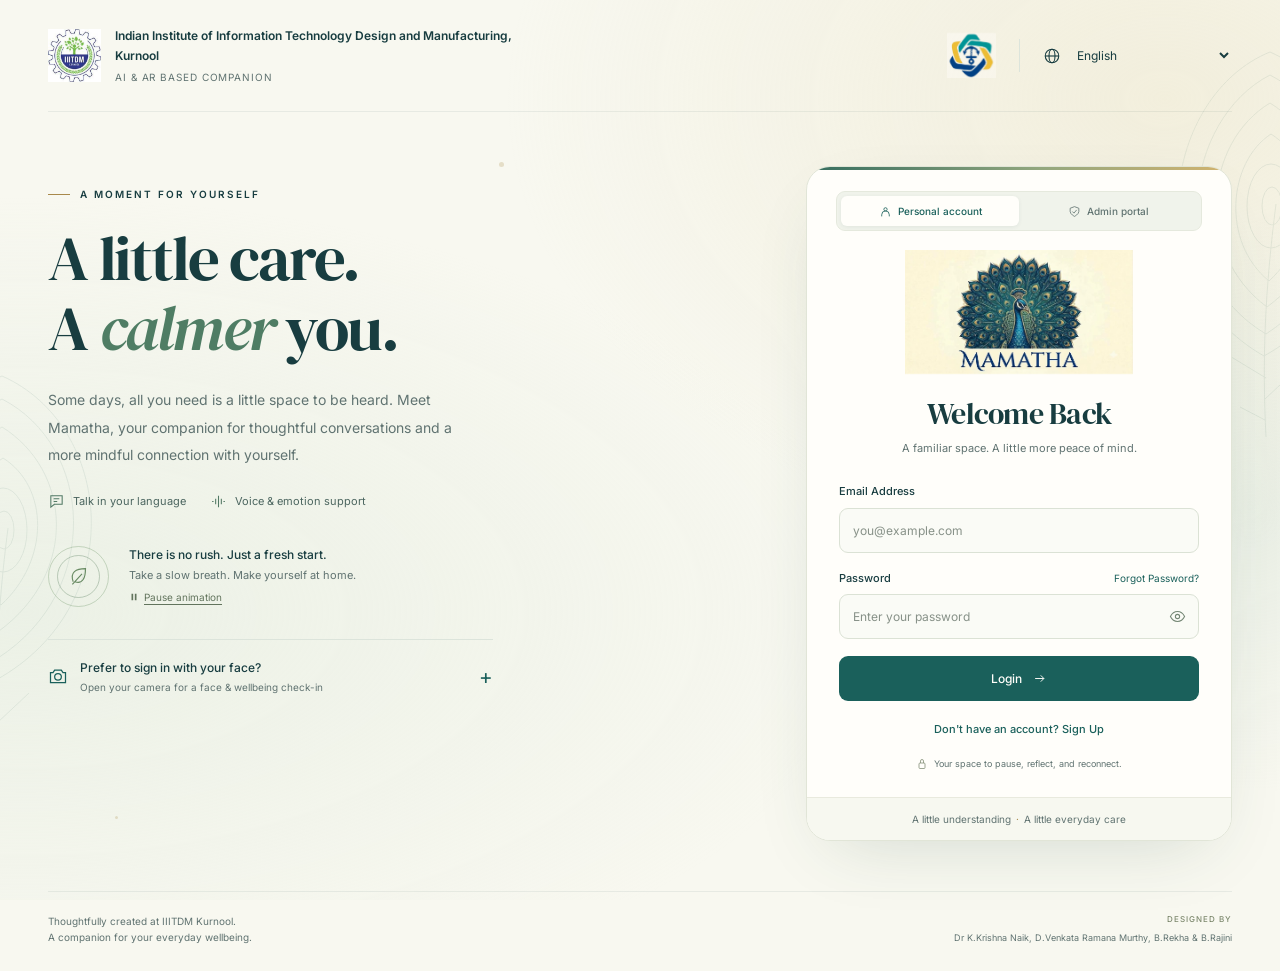
<file: login 2.html>
<!DOCTYPE html>
<html lang="en">
<head>
  <meta charset="UTF-8">
  <meta name="viewport" content="width=device-width, initial-scale=1.0">
  <meta name="theme-color" content="#f8f8f0">
  <title>MAMATHA — A little care. A calmer you.</title>
  <meta name="description" content="Meet Mamatha, your AI and AR based wellbeing companion. Sign in for conversation, voice support, and an emotional wellbeing check-in.">
  <link rel="preconnect" href="https://fonts.googleapis.com">
  <link rel="preconnect" href="https://fonts.gstatic.com" crossorigin>
  <link href="https://fonts.googleapis.com/css2?family=DM+Serif+Display:ital@0;1&family=Inter:wght@400;500;600;700&display=swap" rel="stylesheet">
  <link rel="stylesheet" href="/static/landing.css">
</head>
<body>
  <a class="skip-link" href="#login-form">Skip to sign in</a>
  <div class="ambient-background" aria-hidden="true">
    <div class="ambient-wash"></div>
    <svg class="ambient-feather feather-left" viewBox="0 0 260 430"><path d="M130 410c-4-77-1-147 10-233M128 329C-2 255 28 68 134 25c111 49 129 229-6 304Z"/><path d="M130 307C28 247 47 93 134 48c91 47 101 191-4 259Z"/><path d="M131 280C57 225 69 115 134 76c69 43 77 145-3 204Z"/><path d="M133 254c-48-39-41-119 2-147 46 29 47 102-2 147Z"/><ellipse cx="135" cy="179" rx="24" ry="42"/><ellipse cx="136" cy="179" rx="10" ry="19"/><path d="m130 351-38-23m37 44 32-30m-32 51-25-13"/></svg>
    <svg class="ambient-feather feather-right" viewBox="0 0 260 430"><path d="M130 410c-4-77-1-147 10-233M128 329C-2 255 28 68 134 25c111 49 129 229-6 304Z"/><path d="M130 307C28 247 47 93 134 48c91 47 101 191-4 259Z"/><path d="M131 280C57 225 69 115 134 76c69 43 77 145-3 204Z"/><path d="M133 254c-48-39-41-119 2-147 46 29 47 102-2 147Z"/><ellipse cx="135" cy="179" rx="24" ry="42"/><ellipse cx="136" cy="179" rx="10" ry="19"/><path d="m130 351-38-23m37 44 32-30m-32 51-25-13"/></svg>
    <span class="ambient-dot dot-one"></span><span class="ambient-dot dot-two"></span><span class="ambient-dot dot-three"></span>
  </div>

  <div class="page-shell">
    <header class="site-header">
      <div class="institution">
        <img src="/static/iiitk1.png" width="53" height="60" alt="IIITDM Kurnool">
        <div>
          <p class="institution-name" data-i18n="instituteName">Indian Institute of Information Technology Design and Manufacturing, Kurnool</p>
          <p class="institution-caption" data-i18n="aiCompanion">AI &amp; AR Based Companion</p>
        </div>
      </div>
      <div class="header-tools">
        <img class="partner-logo" src="/static/trigun_logo.png" width="49" height="49" alt="Trigun">
        <div class="language-picker">
          <svg viewBox="0 0 24 24" aria-hidden="true"><circle cx="12" cy="12" r="9"/><ellipse cx="12" cy="12" rx="4" ry="9"/><path d="M3 12h18"/></svg>
          <select id="login-language-selector" class="lang-selector" aria-label="Choose your language" onchange="window.setLanguage ? window.setLanguage(this.value) : null">
            <optgroup label="Indian Languages">
          <option value="en" selected>English</option>
          <option value="hi">Hindi (हिन्दी)</option>
          <option value="te">Telugu (తెలుగు)</option>
          <option value="bn">Bengali (বাংলা)</option>
          <option value="mr">Marathi (मराठी)</option>
          <option value="ta">Tamil (தமிழ்)</option>
          <option value="ur">Urdu (اردو)</option>
          <option value="gu">Gujarati (ગુજરાતી)</option>
          <option value="kn">Kannada (ಕನ್ನಡ)</option>
          <option value="ml">Malayalam (മലയാളം)</option>
          <option value="pa">Punjabi (ਪੰਜਾਬੀ)</option>
          <option value="or">Odia (ଓଡ଼ିଆ)</option>
          <option value="bho">Bhojpuri (भोजपुरी)</option>
        </optgroup>
        <optgroup label="Tribal / Adivasi Languages">
          <option value="santali">Santali</option>
          <option value="gondi">Gondi</option>
          <option value="kurukh">Kurukh</option>
          <option value="mundari">Mundari</option>
          <option value="ho">Ho</option>
          <option value="korku">Korku</option>
          <option value="bhili">Bhili</option>
          <option value="kui">Kui</option>
          <option value="kuvi">Kuvi</option>
          <option value="koya">Koya</option>
          <option value="bodo">Bodo</option>
          <option value="mising">Mising</option>
          <option value="karbi">Karbi</option>
          <option value="garo">Garo</option>
          <option value="khasi">Khasi</option>
          <option value="mizo">Mizo</option>
          <option value="kokborok">Kokborok</option>
          <option value="lepcha">Lepcha</option>
          <option value="ao">Ao</option>
          <option value="angami">Angami</option>
          <option value="lotha">Lotha</option>
          <option value="konyak">Konyak</option>
          <option value="tangkhul">Tangkhul</option>
        </optgroup>

          </select>
        </div>
      </div>
    </header>

    <main class="welcome-layout">
      <section class="welcome-story" aria-labelledby="welcome-title">
        <p class="eyebrow">A moment for yourself</p>
        <h1 id="welcome-title">A little care.<br>A <em>calmer</em> you.</h1>
        <p class="welcome-description">Some days, all you need is a little space to be heard. Meet Mamatha, your companion for thoughtful conversations and a more mindful connection with yourself.</p>
        <div class="companion-notes">
          <span><svg viewBox="0 0 24 24" aria-hidden="true"><path d="M4 4h16v12H9l-5 4Z"/><path d="M8 8h8m-8 4h5"/></svg>Talk in your language</span>
          <span><svg viewBox="0 0 24 24" aria-hidden="true"><path d="M3 12h2m3-4v8m4-12v16m4-12v8m3-4h2"/></svg>Voice &amp; emotion support</span>
        </div>
        <div class="breathing-moment">
          <div class="breathing-orb" aria-hidden="true"><svg viewBox="0 0 24 24"><path d="M6 18C2 7 9 3 20 3c0 10-3 18-12 15M5 21 16 9"/></svg></div>
          <div class="breathing-copy">
            <strong>There is no rush. Just a fresh start.</strong>
            <p>Take a slow breath. Make yourself at home.</p>
            <button id="motion-toggle" class="motion-button" type="button" aria-pressed="false">
              <svg viewBox="0 0 12 12" aria-hidden="true"><path d="M3 2h2v8H3zm4 0h2v8H7z"/></svg><span id="motion-label">Pause animation</span>
            </button>
          </div>
        </div>
        <details id="face-check" class="face-check">
          <summary>
            <svg viewBox="0 0 24 24" aria-hidden="true"><path d="M8 5 6 8H3v12h18V8h-3l-2-3Z"/><circle cx="12" cy="13" r="4"/></svg>
            <span class="face-summary-copy"><strong>Prefer to sign in with your face?</strong><small>Open your camera for a face &amp; wellbeing check-in</small></span>
            <span class="expand-icon" aria-hidden="true">+</span>
          </summary>
          <div class="face-check-content">
            <div class="mode-toggle" role="group" aria-label="Face check mode">
              <button type="button" id="toggle-lite-mode" class="active" aria-pressed="true" onclick="setAppMode('lite')">Lite · Face sign-in</button>
              <button type="button" id="toggle-elite-mode" aria-pressed="false" onclick="setAppMode('elite')">Elite · Live check-in</button>
            </div>
            <div id="lite-face-panel">
              <div class="camera-viewport">
                <div class="camera-placeholder"><svg viewBox="0 0 24 24" aria-hidden="true"><path d="M8 5 6 8H3v12h18V8h-3l-2-3Z"/><circle cx="12" cy="13" r="4"/></svg><span data-camera-message>Your camera preview will appear here</span></div>
                <video id="login-camera" aria-label="Face sign-in camera preview" autoplay muted playsinline></video>
              </div>
              <canvas id="login-canvas" hidden></canvas>
              <div class="camera-results" aria-live="polite">
                <div class="camera-result" id="lite-identity-box"><small>Registered user</small><p id="login-face-result">Waiting for camera</p></div>
                <div class="camera-result" id="lite-stress-box"><small>Stress level</small><p id="login-stress-result">—</p><div class="stress-track"><div id="lite-stress-bar"></div></div></div>
              </div>
              <button type="button" id="face-login-btn" class="secondary-button" onclick="manualScan('lite')" data-i18n="scanFaceBtn">Scan Face</button>
            </div>
            <div id="elite-stress-panel">
              <div class="camera-viewport">
                <div class="camera-placeholder"><svg viewBox="0 0 24 24" aria-hidden="true"><path d="M8 5 6 8H3v12h18V8h-3l-2-3Z"/><circle cx="12" cy="13" r="4"/></svg><span data-camera-message>Your camera preview will appear here</span></div>
                <video id="elite-camera" aria-label="Live wellbeing check camera preview" autoplay muted playsinline></video>
              </div>
              <canvas id="elite-canvas" hidden></canvas>
              <div class="camera-results" aria-live="polite">
                <div class="camera-result" id="elite-identity-box"><small>Registered user</small><p id="elite-face-result">Waiting for camera</p></div>
                <div class="camera-result" id="elite-stress-box"><small>Live stress level</small><p id="elite-stress-label">—</p><div class="stress-track"><div id="elite-stress-bar"></div></div><p id="elite-emotion-label"></p></div>
              </div>
              <button type="button" id="elite-scan-btn" class="secondary-button" onclick="manualScan('elite')">Scan now</button>
            </div>
            <p class="camera-note">Allow camera access to use face sign-in. You can also sign in with your email and password.</p>
          </div>
        </details>
      </section>

      <section class="auth-card container" aria-label="Your Mamatha account">
        <div class="portal-toggle" role="group" aria-label="Choose your portal">
          <button type="button" id="toggle-user-login" class="active" aria-pressed="true" onclick="setPortalMode('user')"><svg viewBox="0 0 24 24" aria-hidden="true"><circle cx="12" cy="8" r="3"/><path d="M5 21v-3a7 7 0 0 1 14 0v3"/></svg>Personal account</button>
          <button type="button" id="toggle-admin-login" aria-pressed="false" onclick="setPortalMode('admin')"><svg viewBox="0 0 24 24" aria-hidden="true"><path d="m12 3 8 3v6c0 5-8 9-8 9s-8-4-8-9V6Z"/><path d="m8 12 3 3 5-6"/></svg>Admin portal</button>
        </div>
        <div class="forms" id="forms">
          <form class="form" id="login-form" onsubmit="event.preventDefault(); login();" aria-labelledby="login-title">
            <img class="brand-logo" src="/static/mamatha-logo.jpeg" width="1024" height="559" alt="Mamatha peacock logo" fetchpriority="high">
            <div class="form-heading">
              <h2 id="login-title" data-i18n="welcomeBack">Welcome Back</h2>
              <p>A familiar space. A little more peace of mind.</p>
            </div>
            <label class="field" for="login-email"><span data-i18n="email_addr">Email Address</span><input id="login-email" name="email" type="email" placeholder="you@example.com" autocomplete="email" required></label>
            <div class="field">
              <div class="field-heading">
                <label for="login-password" data-i18n="password">Password</label>
                <a class="forgot-link" href="#forgot-password-modal" onclick="showForgotPasswordModal(); return false;" data-i18n="forgot_password">Forgot password?</a>
              </div>
              <div class="password-field"><input id="login-password" name="password" type="password" placeholder="Enter your password" autocomplete="current-password" required><button class="password-reveal" type="button" data-password-target="login-password" aria-label="Show password" aria-pressed="false"><svg viewBox="0 0 24 24" aria-hidden="true"><path d="M2 12s3.5-7 10-7 10 7 10 7-3.5 7-10 7S2 12 2 12Z"/><circle cx="12" cy="12" r="3"/></svg></button></div>
            </div>
            <button class="primary-button" type="submit"><span data-i18n="loginBtn">Login</span><svg viewBox="0 0 24 24" aria-hidden="true"><path d="M5 12h14m-5-5 5 5-5 5"/></svg></button>
            <button class="toggle-btn" type="button" onclick="showSignup()" data-i18n="dontHaveAccount">Don't have an account? Sign Up</button>
            <p class="account-note"><svg viewBox="0 0 24 24" aria-hidden="true"><rect x="6" y="10" width="12" height="11" rx="2"/><path d="M9 10V6a3 3 0 0 1 6 0v4"/></svg>Your space to pause, reflect, and reconnect.</p>
          </form>
          <form class="form" id="signup-form" hidden onsubmit="event.preventDefault(); register();" aria-labelledby="signup-title">
            <img class="brand-logo" src="/static/mamatha-logo.jpeg" width="1024" height="559" alt="Mamatha peacock logo">
            <div class="form-heading"><h2 id="signup-title" data-i18n="createAccount">Create Account</h2><p>Your next chapter begins with a little care.</p></div>
            <div class="signup-grid">
              <label class="field wide-field" for="signup-name"><span data-i18n="fullName">Full Name</span><input id="signup-name" name="name" type="text" placeholder="Your full name" autocomplete="name" required></label>
              <label class="field wide-field" for="signup-email"><span data-i18n="email_addr">Email Address</span><input id="signup-email" name="email" type="email" placeholder="you@example.com" autocomplete="email" required></label>
              <div class="field wide-field"><label class="field-heading" for="signup-password"><span data-i18n="password">Password</span></label><div class="password-field"><input id="signup-password" name="password" type="password" placeholder="Create a password" autocomplete="new-password" required><button class="password-reveal" type="button" data-password-target="signup-password" aria-label="Show password" aria-pressed="false"><svg viewBox="0 0 24 24" aria-hidden="true"><path d="M2 12s3.5-7 10-7 10 7 10 7-3.5 7-10 7S2 12 2 12Z"/><circle cx="12" cy="12" r="3"/></svg></button></div></div>
              <label class="field" for="signup-age"><span data-i18n="ageLabel">Age</span><input id="signup-age" name="age" type="number" placeholder="Your age" required></label>
              <label class="field" for="signup-alternate-phone"><span data-i18n="altPhone">Alternate Phone Number</span><input id="signup-alternate-phone" name="alternate-phone" type="tel" placeholder="Phone number" autocomplete="tel" required></label>
              <label class="field wide-field" for="signup-location"><span data-i18n="locationLabel">Location</span><input id="signup-location" name="location" type="text" placeholder="City or town" autocomplete="address-level2" required></label>
            </div>
            <div id="signup-face-capture-block" class="signup-camera-block">
              <p>Add your face to enable face sign-in in Lite mode.</p>
              <video id="signup-camera" aria-label="Registration camera preview" width="180" autoplay muted playsinline></video>
              <canvas id="signup-canvas" hidden></canvas>
              <button class="secondary-button" type="button" onclick="captureSignupFace()" data-i18n="captureFaceBtn">Capture Face</button>
              <p id="signup-face-status" role="status"></p>
            </div>
            <button class="primary-button" type="submit"><span data-i18n="signUpBtn">Sign Up</span><svg viewBox="0 0 24 24" aria-hidden="true"><path d="M5 12h14m-5-5 5 5-5 5"/></svg></button>
            <button class="toggle-btn" type="button" onclick="showLogin()" data-i18n="alreadyHaveAccount">Already have an account? Login</button>
          </form>
        </div>
        <p class="auth-footer">A little understanding<span aria-hidden="true">·</span>A little everyday care</p>
      </section>
    </main>
    <footer class="site-footer">
      <p class="footer-note">Thoughtfully created at IIITDM Kurnool.<br>A companion for your everyday wellbeing.</p>
      <p class="designed-by"><strong>Designed by</strong>Dr K.Krishna Naik, D.Venkata Ramana Murthy, B.Rekha &amp; B.Rajini</p>
    </footer>
  </div>

  <div id="stress-confirm-modal" class="modal-backdrop" role="dialog" aria-modal="true" aria-labelledby="stress-modal-title">
    <div class="modal-box">
      <h3 id="stress-modal-title">Your check-in is complete.</h3>
      <p>Would you like to continue to your companion?</p>
      <div class="confirm-actions"><button type="button" class="primary-button confirm-yes" onclick="confirmGoToMain()">Yes, continue</button><button type="button" class="secondary-button confirm-no" onclick="confirmStayHere()">Stay here</button></div>
    </div>
  </div>
  <div id="forgot-password-modal" class="modal-backdrop" role="dialog" aria-modal="true" aria-labelledby="forgot-modal-title">
    <form class="modal-box" onsubmit="event.preventDefault(); submitForgotPassword();">
      <h3 id="forgot-modal-title">A fresh start.</h3>
      <p>Enter your email and we'll send you a password reset link.</p>
      <label class="field" for="forgot-email-input"><span data-i18n="email_addr">Email Address</span><input type="email" id="forgot-email-input" name="reset-email" autocomplete="email" placeholder="you@example.com" required></label>
      <p id="forgot-password-msg" class="form-message" role="status"></p>
      <button class="primary-button" type="submit">Send reset link <svg viewBox="0 0 24 24" aria-hidden="true"><path d="M5 12h14m-5-5 5 5-5 5"/></svg></button>
      <button class="toggle-btn" type="button" onclick="closeForgotPasswordModal()" data-i18n="cancel">Cancel</button>
    </form>
  </div>
  <script>
    console.log("🔥 MAMATHA LOGIN — face recognition + stress detection in both modes");

    let currentAppMode = 'lite';

    // ─── Forgot password ───────────────────────────────────────
    function showForgotPasswordModal() {
      document.getElementById('forgot-password-modal').style.display = 'flex';
    }
    function closeForgotPasswordModal() {
      document.getElementById('forgot-password-modal').style.display = 'none';
      document.getElementById('forgot-password-msg').innerText = '';
      document.getElementById('forgot-email-input').value = '';
    }
    async function submitForgotPassword() {
      const email = document.getElementById('forgot-email-input').value;
      const msg   = document.getElementById('forgot-password-msg');
      if (!email) { msg.innerText = 'Please enter your email.'; return; }
      msg.innerText = 'Sending...';
      try {
        const res  = await fetch('/forgot_password', { method: 'POST', headers: { 'Content-Type': 'application/json' }, body: JSON.stringify({ email }) });
        const data = await res.json();
        msg.innerText = data.message;
      } catch { msg.innerText = 'Something went wrong. Please try again.'; }
    }

    // ─── Stress confirmation modal helpers ─────────────────────
    let _pendingRedirect = null;

    function showStressConfirmModal(redirectUrl) {
      _pendingRedirect = redirectUrl;
      document.getElementById('stress-confirm-modal').style.display = 'flex';
    }

    function confirmGoToMain() {
      document.getElementById('stress-confirm-modal').style.display = 'none';
      if (_pendingRedirect) {
        window.location.replace(_pendingRedirect);
      }
    }

    function confirmStayHere() {
      document.getElementById('stress-confirm-modal').style.display = 'none';
      _pendingRedirect = null;
      // User stays on the login page — no redirect, no logout, no refresh.
    }

    // ─── Portal toggle ─────────────────────────────────────────
    function setPortalMode(mode) {
      const userBtn  = document.getElementById('toggle-user-login');
      const adminBtn = document.getElementById('toggle-admin-login');
      if (mode === 'admin') {
        adminBtn.classList.add('active'); userBtn.classList.remove('active');
        window.location.href = '/admin_login';
        return;
      }
      userBtn.classList.add('active'); adminBtn.classList.remove('active');
    }

    // ─── App mode toggle (Lite = face, Elite = stress) ─────────

    // ─── Elite stress camera stubs ─────────────────────────────
    let eliteInterval      = null;
    let eliteRunning       = false;
    let autoFaceLoginInterval = null;
    let faceLoginRunning   = false;

    function startEliteStressCamera() {
      startCamera('elite-camera').then((ready) => {
        if (ready && !eliteInterval) {
          eliteInterval = setInterval(eliteAutoScan, 3000);
        }
      });
    }

    function stopEliteStressCamera() {
      if (eliteInterval) { clearInterval(eliteInterval); eliteInterval = null; }
      const v = document.getElementById('elite-camera');
      if (v && v.srcObject) { v.srcObject.getTracks().forEach(t => t.stop()); v.srcObject = null; }
      if (v) v.parentElement.querySelector('.camera-placeholder').hidden = false;
    }

    // ─── App mode toggle ───────────────────────────────────────
    function setAppMode(mode) {
      currentAppMode = mode;
      document.getElementById('toggle-lite-mode').setAttribute('aria-pressed', String(mode === 'lite'));
      document.getElementById('toggle-elite-mode').setAttribute('aria-pressed', String(mode === 'elite'));
      const liteBtn          = document.getElementById('toggle-lite-mode');
      const eliteBtn         = document.getElementById('toggle-elite-mode');
      const liteFacePanel    = document.getElementById('lite-face-panel');
      const eliteStressPanel = document.getElementById('elite-stress-panel');
      const signupFaceBlock  = document.getElementById('signup-face-capture-block');

      if (mode === 'lite') {
        liteBtn.classList.add('active'); eliteBtn.classList.remove('active');
        liteFacePanel.style.display    = 'block';
        eliteStressPanel.style.display = 'none';
        if (signupFaceBlock) signupFaceBlock.style.display = 'block';
        stopEliteStressCamera();
        startFaceLoginCamera();
      } else {
        liteBtn.classList.remove('active'); eliteBtn.classList.add('active');
        liteFacePanel.style.display    = 'none';
        eliteStressPanel.style.display = 'block';
        if (signupFaceBlock) signupFaceBlock.style.display = 'none';
        stopLiteFaceLogin();
        startEliteStressCamera();
      }
    }

    // ─── Form slide helpers ────────────────────────────────────
    let signupFaceImage = null;
    let signupFaceEmbedding = null;
    let loginDetectionInterval = null;

    function showSignup() {
      document.getElementById('login-form').hidden = true;
      document.getElementById('signup-form').hidden = false;
      document.getElementById('face-check').open = false;
      stopLiteFaceLogin();
      stopEliteStressCamera();
      if (currentAppMode === 'lite') startCamera('signup-camera');
      document.getElementById('signup-name').focus();
    }
    function showLogin(moveFocus = true) {
      document.getElementById('signup-form').hidden = true;
      document.getElementById('login-form').hidden = false;
      const signupVideo = document.getElementById('signup-camera');
      if (signupVideo.srcObject) {
        signupVideo.srcObject.getTracks().forEach(track => track.stop());
        signupVideo.srcObject = null;
      }
      if (document.getElementById('face-check').open) setAppMode(currentAppMode);
      if (moveFocus) document.getElementById('login-email').focus();
    }

    // ─── Register ──────────────────────────────────────────────
    async function register() {
      const name           = document.getElementById("signup-name").value;
      const email          = document.getElementById("signup-email").value;
      const password       = document.getElementById("signup-password").value;
      const age            = document.getElementById("signup-age").value;
      const alternatePhone = document.getElementById("signup-alternate-phone").value;
      const location       = document.getElementById("signup-location").value;

      if (!name || !email || !password || !age || !alternatePhone || !location)
        return alert("Please fill all fields");

      if (currentAppMode === 'lite' && !signupFaceImage)
        return alert("Please capture your face before registering");

      try {
        const res = await fetch("/register", {
          method: "POST",
          headers: { "Content-Type": "application/json" },
          body: JSON.stringify({ name, email, password, age, alternate_phone: alternatePhone, location, image: signupFaceImage || "", embedding: signupFaceEmbedding || "" })
        });
        const data = await res.json();
        alert(data.message);
        if (!data.success) return;

        if (currentAppMode === 'lite' && signupFaceImage) {
          await fetch("/register_face_test", {
            method: "POST", headers: { "Content-Type": "application/json" },
            body: JSON.stringify({ name, email, image: signupFaceImage })
          });
        }

        alert("Registration complete! You can now login.");
        showLogin();
      } catch (err) {
        alert("Registration failed: " + err.message);
      }
    }

    // ─── Login (password) ──────────────────────────────────────
    async function login() {
      const email    = document.getElementById("login-email").value;
      const password = document.getElementById("login-password").value;
      try {
        const res  = await fetch("/login", { method: "POST", headers: { "Content-Type": "application/json" }, body: JSON.stringify({ email, password }) });
        const data = await res.json();
        if (data.success) {
          localStorage.setItem("user", JSON.stringify(data.user || { name: data.name, email }));
          window.location.href = "/home";
        } else {
          alert(data.message || "Login failed");
        }
      } catch (err) {
        alert("Login failed: " + err.message);
      }
    }

    // ─── Generic camera starter ────────────────────────────────
    async function startCamera(videoId) {
      const video = document.getElementById(videoId);
      if (!video) return false;
      if (video.srcObject && video.srcObject.active) return true;
      const placeholder = video.parentElement.querySelector('.camera-placeholder');
      const cameraMessage = placeholder && placeholder.querySelector('[data-camera-message]');
      try {
        if (!navigator.mediaDevices || !navigator.mediaDevices.getUserMedia) {
          throw new Error('Camera access is unavailable in this browser.');
        }
        const stream = await navigator.mediaDevices.getUserMedia({
          video: { facingMode: 'user', width: { ideal: 640 }, height: { ideal: 480 } },
          audio: false
        });
        const stillVisible = videoId === 'signup-camera'
          ? !document.getElementById('signup-form').hidden
          : document.getElementById('face-check').open
            && ((videoId === 'login-camera' && currentAppMode === 'lite')
              || (videoId === 'elite-camera' && currentAppMode === 'elite'));
        if (!stillVisible) {
          stream.getTracks().forEach(track => track.stop());
          return false;
        }
        video.srcObject = stream;
        await video.play();
        if (placeholder) placeholder.hidden = true;
        return true;
      } catch (err) {
        if (video.srcObject) {
          video.srcObject.getTracks().forEach(track => track.stop());
          video.srcObject = null;
        }
        if (placeholder) placeholder.hidden = false;
        const message = 'Camera unavailable. Allow access in your browser or use email sign-in.';
        if (cameraMessage) cameraMessage.textContent = message;
        const resultId = videoId === 'login-camera' ? 'login-face-result'
          : videoId === 'elite-camera' ? 'elite-face-result' : 'signup-face-status';
        document.getElementById(resultId).textContent = 'Camera unavailable';
        console.warn('Camera:', err.message);
        return false;
      }
    }

    // ─── Signup face capture ───────────────────────────────────
    async function captureSignupFace() {
      const video  = document.getElementById("signup-camera");
      const canvas = document.getElementById("signup-canvas");
      if (!video || !video.videoWidth) { alert("Camera is not ready. Please wait."); return; }

      canvas.width  = video.videoWidth;
      canvas.height = video.videoHeight;
      canvas.getContext("2d").drawImage(video, 0, 0, canvas.width, canvas.height);
      const image = canvas.toDataURL("image/jpeg", 0.9);
      signupFaceImage = image;

      const result = document.getElementById("signup-face-status");
      if (result) { result.innerText = "Verifying face... ⏳"; result.style.color = "var(--clr-primary)"; }

      try {
        const res      = await fetch("/register_face_test", { method: "POST", headers: { "Content-Type": "application/json" }, body: JSON.stringify({ image }) });
        const faceData = await res.json();
        if (faceData.success) {
          signupFaceEmbedding = faceData.embedding;
          if (result) { result.innerText = "Face captured and verified ✓"; result.style.color = "#16a34a"; }
        } else {
          signupFaceEmbedding = null;
          if (result) { result.innerText = "⚠️ " + (faceData.message || "Face not detected"); result.style.color = "#dc2626"; }
        }
      } catch { if (result) result.innerText = "Face captured ✓"; }
    }

    // ─── Shared: call /face_login_with_stress and update UI ───
    async function callFaceLoginWithStress(videoId, canvasId, mode) {
      const video  = document.getElementById(videoId);
      const canvas = document.getElementById(canvasId);
      if (!video || video.videoWidth === 0 || video.videoHeight === 0) return null;

      canvas.width  = video.videoWidth;
      canvas.height = video.videoHeight;
      canvas.getContext("2d").drawImage(video, 0, 0, canvas.width, canvas.height);
      const image = canvas.toDataURL("image/jpeg", 0.9);

      const response = await fetch("/face_login_with_stress", {
        method: "POST",
        headers: { "Content-Type": "application/json" },
        body: JSON.stringify({ image })
      });
      return await response.json();
    }

    // ─── Update the result boxes (shared by Lite and Elite) ───
    function renderResult(data, faceElemId, stressTextId, stressBarId, emotionId) {
      const faceEl    = document.getElementById(faceElemId);
      const stressTxt = document.getElementById(stressTextId);
      const stressBar = document.getElementById(stressBarId);
      const emotionEl = emotionId ? document.getElementById(emotionId) : null;

      if (!data) return;

      // Identity
      if (faceEl) {
        if (data.success) {
          faceEl.innerText      = "✅ " + data.name;
          faceEl.style.color    = "#16a34a";
        } else {
          faceEl.innerText      = data.message || "Not recognized";
          faceEl.style.color    = "#dc2626";
        }
      }

      // Stress
      if (stressTxt && data.stress_score !== null && data.stress_score !== undefined) {
        const score = Math.round(data.stress_score);
        const risk  = data.stress_risk || (score > 70 ? "High" : score > 40 ? "Moderate" : "Low");
        const color = score > 70 ? "#ef4444" : score > 40 ? "#f97316" : "#22c55e";

        stressTxt.innerText   = risk + " (" + score + "%)";
        stressTxt.style.color = color;
        if (stressBar) { stressBar.style.width = score + "%"; stressBar.style.background = color; }
        if (emotionEl && data.emotion) emotionEl.innerText = "Emotion: " + data.emotion;
      } else if (stressTxt) {
        stressTxt.innerText = "Stress: —";
      }
    }

    // ─── Lite: auto scan loop ─────────────────────────────────
    async function startFaceLoginCamera() {
      if (!await startCamera("login-camera")) return;

      const faceEl = document.getElementById("login-face-result");
      if (faceEl) faceEl.innerText = "Scanning for your face...";

      if (!autoFaceLoginInterval) {
        autoFaceLoginInterval = setInterval(liteAutoScan, 2500);
      }
    }

    async function liteAutoScan() {
      if (faceLoginRunning) return;
      faceLoginRunning = true;
      try {
        const data = await callFaceLoginWithStress("login-camera", "login-canvas", "lite");
        if (!data) { faceLoginRunning = false; return; }

        // Always update stress and name display
        renderResult(data, "login-face-result", "login-stress-result", "lite-stress-bar", null);

        // Only login automatically if recognised
        if (data.success) {
          clearInterval(autoFaceLoginInterval); autoFaceLoginInterval = null;
          const video = document.getElementById("login-camera");
          if (video && video.srcObject) { video.srcObject.getTracks().forEach(t => t.stop()); video.srcObject = null; }
          localStorage.setItem("user", JSON.stringify(data.user));
          setTimeout(() => { showStressConfirmModal("/home"); }, 1200);
        }
      } catch (err) { console.error("Lite auto scan error:", err); }
      finally { faceLoginRunning = false; }
    }

    function stopLiteFaceLogin() {
      if (autoFaceLoginInterval) { clearInterval(autoFaceLoginInterval); autoFaceLoginInterval = null; }
      const video = document.getElementById("login-camera");
      if (video && video.srcObject) { video.srcObject.getTracks().forEach(t => t.stop()); video.srcObject = null; }
      if (video) video.parentElement.querySelector('.camera-placeholder').hidden = false;
    }

    // ─── Elite: continuous scan loop ──────────────────────────
    async function eliteAutoScan() {
      if (eliteRunning) return;
      eliteRunning = true;
      try {
        const data = await callFaceLoginWithStress("elite-camera", "elite-canvas", "elite");
        if (!data) { eliteRunning = false; return; }

        renderResult(data, "elite-face-result", "elite-stress-label", "elite-stress-bar", "elite-emotion-label");

        if (data.success) {
          // Login automatically, but keep the stress panel updating briefly first
          clearInterval(eliteInterval); eliteInterval = null;
          const video = document.getElementById("elite-camera");
          localStorage.setItem("user", JSON.stringify(data.user));
          setTimeout(() => {
            if (video && video.srcObject) video.srcObject.getTracks().forEach(t => t.stop());
            showStressConfirmModal("/home");
          }, 1500);
        }
      } catch (err) { console.error("Elite auto scan error:", err); }
      finally { eliteRunning = false; }
    }

    // ─── Manual scan button (both modes) ──────────────────────
    async function manualScan(mode) {
      const btn = document.getElementById(mode === 'lite' ? 'face-login-btn' : 'elite-scan-btn');
      if (btn) { btn.disabled = true; btn.innerText = "Scanning..."; }

      try {
        const videoId  = mode === 'lite' ? 'login-camera'  : 'elite-camera';
        const canvasId = mode === 'lite' ? 'login-canvas'  : 'elite-canvas';
        const data = await callFaceLoginWithStress(videoId, canvasId, mode);
        if (!data) throw new Error("No response");

        if (mode === 'lite') {
          renderResult(data, "login-face-result", "login-stress-result", "lite-stress-bar", null);
        } else {
          renderResult(data, "elite-face-result", "elite-stress-label", "elite-stress-bar", "elite-emotion-label");
        }

        if (data.success) {
          localStorage.setItem("user", JSON.stringify(data.user));
          setTimeout(() => { showStressConfirmModal("/home"); }, 1200);
        } else {
          if (btn) { btn.disabled = false; btn.innerText = "🔍 Scan Now"; }
        }
      } catch (err) {
        console.error("Manual scan error:", err);
        if (btn) { btn.disabled = false; btn.innerText = "🔍 Scan Now"; }
      }
    }

    // ─── On load ───────────────────────────────────────────────
    window.addEventListener('DOMContentLoaded', () => {
      // Restore saved language
      const saved = localStorage.getItem("mamatha_lang") || localStorage.getItem("siteLang") || "en";
      const sel   = document.getElementById("login-language-selector");
      if (sel && sel.querySelector(`option[value="${saved}"]`)) sel.value = saved;

      // Camera starts only when the visitor opens the face sign-in panel.
      showLogin(false);
    });
  </script>
  <script src="/static/i18n.js"></script>
  <script src="/static/landing.js"></script>
</body>
</html>
</file>
<file: static/landing.css>
/* Mamatha's public welcome and account page. */
:root {
  color-scheme: light;
  --clr-bg: #f8f8f0;
  --clr-surface: #fffefa;
  --clr-surface-alt: #f2f5ef;
  --clr-border: #dce4db;
  --clr-text: #183d40;
  --clr-text-muted: #607371;
  --clr-text-light: #6b7c77;
  --clr-primary: #1a605b;
  --clr-primary-hover: #124b47;
  --gold: #a8894b;
  --radius-sm: 10px;
  --radius-lg: 24px;
  --shadow-lg: 0 24px 70px -28px #264f4333;
}

*, *::before, *::after { box-sizing: border-box; }
body, h1, h2, h3, p, figure { margin: 0; }
button, input, select { font: inherit; }
button, a, select { -webkit-tap-highlight-color: transparent; }
button { cursor: pointer; }
button:disabled { cursor: wait; opacity: .65; }
a { color: var(--clr-primary); }
[hidden] { display: none !important; }
:focus-visible { outline: 3px solid #b4914f; outline-offset: 4px; }
::selection { background: #d9e8dc; color: #153f3d; }
html { scroll-behavior: smooth; }
body {
  min-width: 320px;
  min-height: 100vh;
  font-family: 'Inter', system-ui, -apple-system, sans-serif;
  font-size: 14px;
  line-height: 1.6;
  color: var(--clr-text);
  background: var(--clr-bg);
  isolation: isolate;
}
.skip-link {
  position: fixed; top: 8px; left: 12px; z-index: 300;
  transform: translateY(-160%); padding: 8px 16px;
  border-radius: 6px; background: var(--clr-text); color: white;
}
.skip-link:focus { transform: none; }
.page-shell { width: min(1192px, calc(100% - 96px)); margin: 0 auto; }

/* Very quiet peacock-feather drawings and a slowly shifting wash. */
.ambient-background {
  position: fixed; inset: 0; overflow: hidden; z-index: -1;
  pointer-events: none;
  background: radial-gradient(ellipse at 2% 68%, #e3ecdf99, transparent 48%),
    radial-gradient(ellipse at 91% 11%, #ede6cb88, transparent 40%);
}
.ambient-wash {
  position: absolute; width: 580px; height: 580px; right: -260px; top: 24%;
  border-radius: 50%; background: radial-gradient(circle, #cfded15c, transparent 70%);
  animation: wash-drift 24s ease-in-out infinite alternate;
}
.ambient-feather {
  position: absolute; width: 260px; height: 430px; fill: none;
  stroke: #477467; stroke-width: 1; opacity: .1;
  animation: feather-drift 18s ease-in-out infinite alternate;
}
.feather-left { left: -132px; top: 39%; --tilt: 29deg; }
.feather-right { right: -116px; top: 3%; --tilt: -28deg; animation-delay: -8s; }
.ambient-dot { position: absolute; width: 5px; height: 5px; border-radius: 50%; background: #b29a5e; opacity: .28; }
.dot-one { left: 39%; top: 18%; }
.dot-two { right: 4%; top: 79%; width: 4px; height: 4px; }
.dot-three { left: 9%; bottom: 9%; width: 3px; height: 3px; }

.site-header {
  min-height: 112px; display: flex; align-items: center; justify-content: space-between;
  gap: 32px; border-bottom: 1px solid #183d4012;
}
.institution { display: flex; align-items: center; gap: 14px; max-width: 570px; }
.institution > img { width: 53px; height: 60px; object-fit: contain; }
.institution-name { max-width: 440px; font-size: 12px; font-weight: 600; line-height: 1.65; }
.institution-caption { margin-top: 4px; color: var(--clr-text-muted); font-size: 10px; letter-spacing: .09em; text-transform: uppercase; }
.header-tools { display: flex; align-items: center; gap: 23px; flex-shrink: 0; }
.partner-logo { width: 49px; height: 49px; object-fit: contain; mix-blend-mode: multiply; }
.language-picker { display: flex; align-items: center; gap: 9px; padding-left: 23px; border-left: 1px solid var(--clr-border); }
.language-picker > svg { width: 18px; height: 18px; fill: none; stroke: currentColor; stroke-width: 1.5; flex-shrink: 0; }
.lang-selector { color: var(--clr-text); border: 0; background: transparent; max-width: 165px; padding: 8px 3px; cursor: pointer; font-size: 12px; }

.welcome-layout {
  display: grid; grid-template-columns: minmax(0, 1fr) 426px;
  gap: clamp(36px, 7.5vw, 108px); align-items: start;
  padding: 54px 0 50px;
}
.welcome-story { padding-top: 20px; min-width: 0; }
.eyebrow { display: flex; align-items: center; gap: 10px; font-size: 10px; font-weight: 600; letter-spacing: .2em; text-transform: uppercase; }
.eyebrow::before { content: ''; width: 22px; height: 1px; background: var(--gold); }
.welcome-story h1 {
  font-family: 'DM Serif Display', Georgia, serif; font-size: clamp(48px, 4.9vw, 69px);
  font-weight: 400; line-height: 1.11; letter-spacing: -.035em;
  margin: 22px 0 23px;
}
.welcome-story h1 em { color: #4f7d64; font-weight: 400; }
.welcome-description { max-width: 425px; font-size: 14px; line-height: 1.95; color: var(--clr-text-muted); }
.companion-notes { display: flex; flex-wrap: wrap; gap: 10px 24px; margin-top: 25px; }
.companion-notes span { display: flex; gap: 8px; align-items: center; font-size: 11px; color: #4b655f; }
.companion-notes svg { width: 17px; height: 17px; fill: none; stroke: #527965; stroke-width: 1.5; }
.breathing-moment { display: flex; align-items: center; gap: 20px; margin: 34px 0 30px; }
.breathing-orb { width: 61px; height: 61px; display: grid; place-items: center; position: relative; flex-shrink: 0; }
.breathing-orb::before, .breathing-orb::after {
  content: ''; position: absolute; inset: 0; border: 1px solid #8baa8470;
  border-radius: 50%; animation: breathe 9s ease-in-out infinite;
}
.breathing-orb::after { inset: 9px; animation-delay: -.8s; border-color: #75947770; }
.breathing-orb svg { width: 21px; height: 21px; fill: none; stroke: #688a62; stroke-width: 1.3; }
.breathing-copy strong { display: block; font-size: 12px; font-weight: 500; }
.breathing-copy p { font-size: 11px; color: var(--clr-text-muted); margin-top: 3px; }
.motion-button { display: inline-flex; gap: 5px; align-items: center; margin-top: 5px; padding: 0; border: 0; background: none; color: #62745d; font-size: 10px; text-decoration: underline; text-underline-offset: 3px; }
.motion-button svg { width: 10px; height: 10px; fill: currentColor; }

/* Camera tools stay available without taking over the welcome page. */
.face-check { border-top: 1px solid var(--clr-border); max-width: 445px; }
.face-check > summary { display: flex; align-items: center; gap: 12px; cursor: pointer; padding: 18px 0; list-style: none; }
.face-check > summary::-webkit-details-marker { display: none; }
.face-check > summary > svg { width: 20px; height: 20px; fill: none; stroke: var(--clr-primary); stroke-width: 1.5; }
.face-summary-copy { flex: 1; }
.face-summary-copy strong { display: block; font-size: 12px; font-weight: 500; }
.face-summary-copy small { display: block; font-size: 10px; color: var(--clr-text-muted); margin-top: 2px; }
.expand-icon { font-size: 21px; font-weight: 400; color: var(--clr-primary); line-height: 1; transition: transform .2s; }
.face-check[open] .expand-icon { transform: rotate(45deg); }
.face-check-content { padding: 0 0 20px; }
.mode-toggle { display: flex; gap: 4px; padding: 4px; background: #e9eee6; border-radius: 10px; margin: 0 0 14px; }
.mode-toggle button { flex: 1; border: 0; border-radius: 7px; background: transparent; padding: 8px; font-size: 11px; color: #536b61; }
.mode-toggle button.active { background: #fffefa; color: var(--clr-primary); box-shadow: 0 2px 5px #193d4010; }
.camera-viewport { position: relative; background: #e7ede5; border: 1px solid #d5dfd1; border-radius: 14px; overflow: hidden; aspect-ratio: 16 / 9; margin-bottom: 10px; }
.camera-viewport video { width: 100%; height: 100%; object-fit: cover; display: block; position: relative; z-index: 1; transform: scaleX(-1); }
.camera-placeholder { position: absolute; inset: 0; display: grid; place-content: center; gap: 7px; text-align: center; font-size: 11px; color: #536b61; padding: 16px; }
.camera-placeholder svg { width: 30px; height: 30px; margin: auto; fill: none; stroke: #7c9480; stroke-width: 1.2; }
.camera-results { display: grid; grid-template-columns: 1fr 1fr; gap: 10px; margin-bottom: 10px; }
.camera-result { padding: 10px 12px; background: #eef2e9; border: 1px solid #dce4d7; border-radius: 10px; }
.camera-result small { font-size: 10px; color: var(--clr-text-muted); }
.camera-result p { font-size: 11px; font-weight: 500; margin-top: 3px; }
.stress-track { height: 4px; border-radius: 4px; background: #d5dfd1; margin-top: 7px; overflow: hidden; }
.stress-track > div { height: 100%; width: 0; border-radius: inherit; background: #4d8260; transition: width .4s, background .4s; }
.camera-note { font-size: 10px; line-height: 1.6; color: var(--clr-text-muted); margin: 10px 0 0; }
#elite-stress-panel { display: none; }

/* Account panel; inactive forms are hidden so login has its own height. */
.auth-card { border: 1px solid #e1e5d7; border-radius: 24px; background: #fffefa; box-shadow: var(--shadow-lg); overflow: hidden; position: relative; }
.auth-card::before { content: ''; display: block; height: 3px; background: linear-gradient(90deg, #346c5e, #92a77e 55%, #d2b36f); }
.portal-toggle { display: flex; margin: 21px 29px 0; padding: 4px; background: #f0f3eb; border: 1px solid #e5e9dd; border-radius: 9px; }
.portal-toggle button { flex: 1; display: flex; justify-content: center; align-items: center; gap: 6px; font-size: 10px; font-weight: 500; padding: 7px 8px; border: 0; border-radius: 6px; background: transparent; color: var(--clr-text-muted); }
.portal-toggle button svg { width: 13px; height: 13px; fill: none; stroke: currentColor; stroke-width: 1.5; }
.portal-toggle button.active { background: #fffefa; color: var(--clr-primary); box-shadow: 0 1px 4px #193d4012; }
.form { padding: 19px 32px 26px; }
.brand-logo { display: block; width: 228px; height: auto; max-width: 100%; margin: 0 auto 20px; mix-blend-mode: multiply; }
.form-heading { text-align: center; margin-bottom: 25px; }
.form-heading h2 { font-family: 'DM Serif Display', Georgia, serif; font-size: 30px; font-weight: 400; letter-spacing: -.025em; line-height: 1.3; }
.form-heading > p { font-size: 11px; color: var(--clr-text-muted); margin-top: 7px; }
.field { display: block; margin-bottom: 17px; min-width: 0; }
.field > span, .field-heading > label { display: block; font-size: 11px; font-weight: 500; margin-bottom: 7px; }
.field > label.field-heading { font-size: 11px; font-weight: 500; margin-bottom: 7px; }
.field-heading { display: flex; gap: 10px; align-items: baseline; justify-content: space-between; }
.forgot-link { font-size: 10px; text-decoration: none; }
.forgot-link:hover { text-decoration: underline; text-underline-offset: 3px; }
input {
  display: block; width: 100%; min-width: 0; height: 45px; padding: 11px 13px;
  color: var(--clr-text); background: #fafbf6; border: 1px solid #dbe2d5;
  border-radius: 9px; font-size: 12px; transition: border-color .2s, box-shadow .2s;
}
input::placeholder { color: #879188; }
input:focus { border-color: #5b8b72; outline: 0; box-shadow: 0 0 0 3px #4e816014; }
.password-field { position: relative; }
.password-field input { padding-right: 43px; }
.password-reveal { position: absolute; top: 0; right: 2px; display: grid; place-items: center; width: 40px; height: 45px; border: 0; background: transparent; color: #748775; border-radius: 7px; }
.password-reveal svg { width: 17px; height: 17px; fill: none; stroke: currentColor; stroke-width: 1.5; }
.password-reveal[aria-pressed='true'] { color: #154f49; background: #edf2e8; }
.primary-button {
  width: 100%; display: flex; justify-content: center; align-items: center; gap: 10px;
  min-height: 45px; padding: 11px 15px; border: 1px solid transparent;
  border-radius: 9px; background: var(--clr-primary); color: #fffefa;
  font-size: 12px; font-weight: 500; transition: background .2s, box-shadow .2s, transform .2s;
}
.primary-button:hover { background: var(--clr-primary-hover); box-shadow: 0 5px 14px #1a605b20; transform: translateY(-1px); }
.primary-button svg { width: 15px; height: 15px; fill: none; stroke: currentColor; stroke-width: 1.5; }
.secondary-button { width: 100%; min-height: 39px; border: 1px solid #bccfba; background: transparent; border-radius: 8px; font-size: 11px; color: var(--clr-primary); padding: 9px 12px; }
.secondary-button:hover { background: #e8eee2; }
.toggle-btn { display: block; width: 100%; border: 0; background: none; color: var(--clr-primary); font-size: 11px; font-weight: 500; padding: 0; margin: 20px 0 0; text-align: center; }
.toggle-btn:hover { text-decoration: underline; text-underline-offset: 4px; }
.account-note { display: flex; justify-content: center; gap: 6px; align-items: center; margin-top: 18px; color: var(--clr-text-muted); font-size: 9px; }
.account-note svg { width: 12px; height: 12px; fill: none; stroke: #7e8a71; stroke-width: 1.5; flex-shrink: 0; }
.auth-footer { border-top: 1px solid #e9eade; background: #f7f8f0; padding: 13px 25px; text-align: center; color: var(--clr-text-muted); font-size: 10px; }
.auth-footer span { color: var(--gold); margin: 0 5px; }
#signup-form .brand-logo { width: 168px; margin-bottom: 15px; }
#signup-form .form-heading { margin-bottom: 20px; }
.signup-grid { display: grid; grid-template-columns: 1fr 1fr; align-items: end; gap: 0 12px; }
.signup-grid .wide-field { grid-column: 1 / -1; }
#signup-form .field { margin-bottom: 12px; }
.signup-camera-block { background: #f2f5ec; border: 1px dashed #bacbb4; padding: 12px; border-radius: 10px; margin-bottom: 15px; }
.signup-camera-block > p { font-size: 10px; color: var(--clr-text-muted); margin-bottom: 9px; }
#signup-camera { display: block; width: 150px; max-width: 100%; aspect-ratio: 4 / 3; object-fit: cover; border-radius: 8px; background: #e0e8da; margin: 0 auto 10px; transform: scaleX(-1); }
#signup-face-status { margin: 6px 0 0; text-align: center; font-size: 10px; }
.form-message { font-size: 11px; color: var(--clr-text-muted); margin: 9px 0; min-height: 1em; }

.site-footer { display: flex; justify-content: space-between; gap: 25px; align-items: center; padding: 20px 0 25px; border-top: 1px solid #183d4012; }
.footer-note { max-width: 360px; font-size: 10px; color: var(--clr-text-muted); }
.designed-by { max-width: 480px; text-align: right; color: var(--clr-text-muted); font-size: 9px; line-height: 1.8; }
.designed-by strong { display: block; text-transform: uppercase; letter-spacing: .13em; font-size: 8px; font-weight: 500; margin-bottom: 3px; color: #7c886d; }

.modal-backdrop { display: none; position: fixed; inset: 0; z-index: 100; background: #143a355e; backdrop-filter: blur(5px); align-items: center; justify-content: center; padding: 20px; }
.modal-box { width: 100%; max-width: 390px; background: #fffefa; border: 1px solid #e1e5d7; border-radius: 20px; box-shadow: var(--shadow-lg); padding: 28px; }
.modal-box h3 { font-family: 'DM Serif Display', Georgia, serif; font-size: 25px; font-weight: 400; line-height: 1.3; }
.modal-box > p { font-size: 12px; color: var(--clr-text-muted); margin: 12px 0 18px; }
.modal-box .field { margin-top: 18px; }
.confirm-actions { display: flex; gap: 10px; margin-top: 20px; }
.confirm-actions > button { flex: 1; }
.motion-paused *, .motion-paused *::before, .motion-paused *::after { animation-play-state: paused !important; }

@keyframes feather-drift {
  from { transform: translateY(0) rotate(var(--tilt)); }
  to { transform: translateY(-14px) rotate(calc(var(--tilt) + 3deg)); }
}
@keyframes wash-drift { to { transform: translate(-30px, 36px) scale(1.12); } }
@keyframes breathe { 0%, 100% { transform: scale(.86); opacity: .4; } 50% { transform: scale(1.12); opacity: .9; } }

@media (min-width: 1440px) {
  .welcome-layout { padding-top: 66px; padding-bottom: 65px; }
  .welcome-story { padding-top: 30px; }
}
@media (max-width: 1080px) {
  .page-shell { width: calc(100% - 56px); }
  .welcome-layout { grid-template-columns: minmax(0, 1fr) 390px; gap: 40px; }
  .institution { max-width: 480px; }
  .institution-name { font-size: 11px; }
  .header-tools { gap: 15px; }
  .language-picker { padding-left: 15px; }
}
@media (max-width: 820px) {
  .page-shell { width: min(600px, calc(100% - 40px)); }
  .site-header { min-height: 100px; gap: 18px; }
  .institution > img { width: 39px; height: 47px; }
  .institution { gap: 10px; }
  .institution-name { font-size: 9px; line-height: 1.65; }
  .institution-caption { font-size: 8px; letter-spacing: .025em; }
  .partner-logo { width: 36px; height: 36px; }
  .header-tools { gap: 12px; }
  .language-picker { padding-left: 12px; gap: 5px; }
  .language-picker > svg { display: none; }
  .lang-selector { max-width: 95px; font-size: 10px; }
  .welcome-layout { grid-template-columns: 1fr; gap: 32px; padding: 35px 0; }
  .welcome-story { padding-top: 0; }
  .welcome-story h1 { font-size: 56px; margin: 18px 0; }
  .welcome-description { max-width: 470px; }
  .companion-notes { margin-top: 18px; }
  .breathing-moment { margin: 24px 0; }
  .face-check { max-width: none; }
  .auth-card { width: 100%; max-width: 480px; margin: 0 auto; }
  .site-footer { flex-direction: column; text-align: center; gap: 13px; padding-top: 22px; }
  .designed-by { text-align: center; }
}
@media (max-width: 480px) {
  .page-shell { width: calc(100% - 36px); }
  .site-header { min-height: 91px; gap: 10px; }
  .institution { gap: 8px; }
  .institution > img { width: 32px; height: 41px; }
  .institution-name { font-size: 8px; line-height: 1.55; }
  .institution-caption { font-size: 7px; margin-top: 4px; }
  .partner-logo { display: none; }
  .language-picker { padding-left: 10px; }
  .lang-selector { max-width: 76px; font-size: 9px; }
  .welcome-layout { padding-top: 27px; gap: 25px; }
  .eyebrow { font-size: 9px; letter-spacing: .15em; }
  .welcome-story h1 { font-size: 47px; line-height: 1.1; margin: 17px 0; }
  .welcome-description { font-size: 12px; line-height: 1.9; }
  .companion-notes { gap: 9px 17px; }
  .companion-notes span { font-size: 10px; }
  .breathing-moment { margin: 24px 0 19px; gap: 16px; }
  .breathing-orb { width: 51px; height: 51px; }
  .auth-card { border-radius: 20px; }
  .portal-toggle { margin: 18px 21px 0; }
  .form { padding: 19px 23px 24px; }
  .brand-logo { width: 215px; margin-bottom: 19px; }
  .form-heading h2 { font-size: 29px; }
  .form-heading { margin-bottom: 23px; }
  input { font-size: 16px; }
  .camera-results { grid-template-columns: 1fr; }
  .footer-note { font-size: 9px; }
}
@media (prefers-reduced-motion: reduce) {
  html { scroll-behavior: auto; }
  *, *::before, *::after { animation: none !important; transition: none !important; }
  .motion-button { display: none; }
}
</file>
